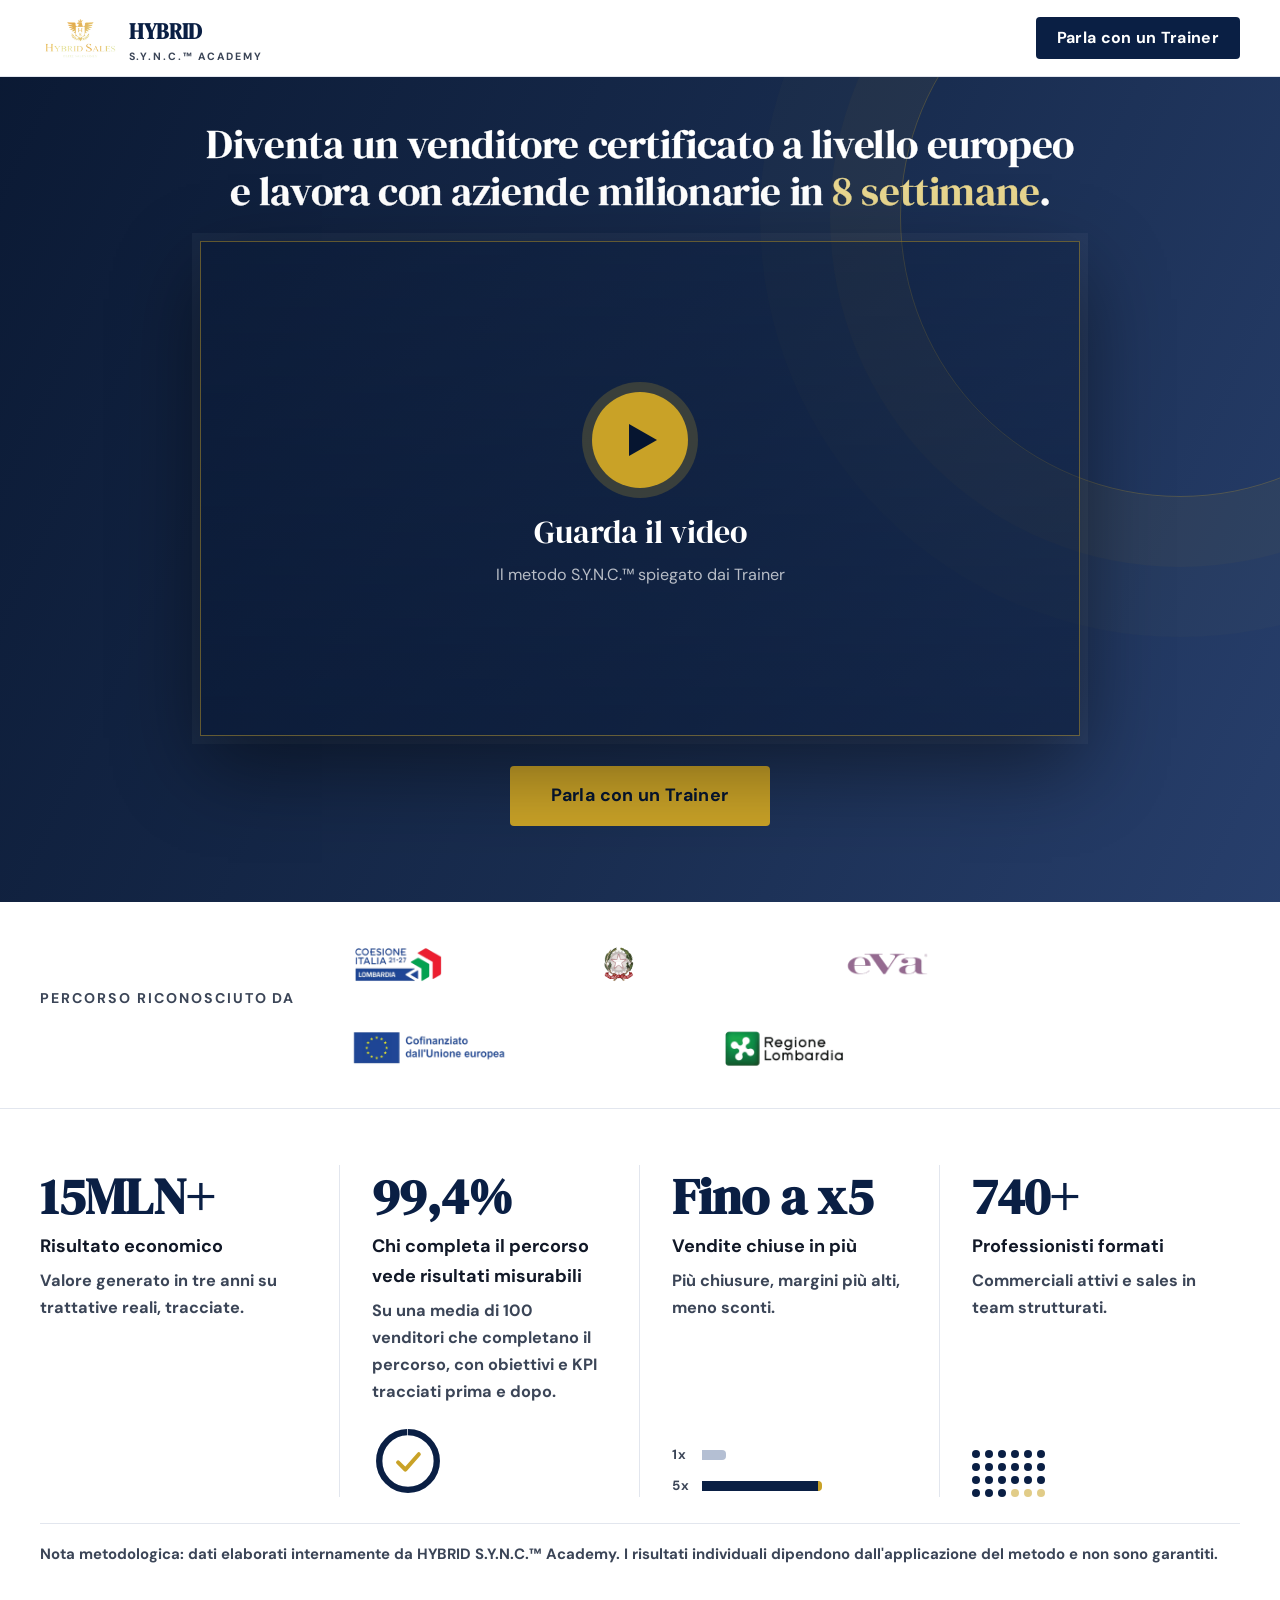
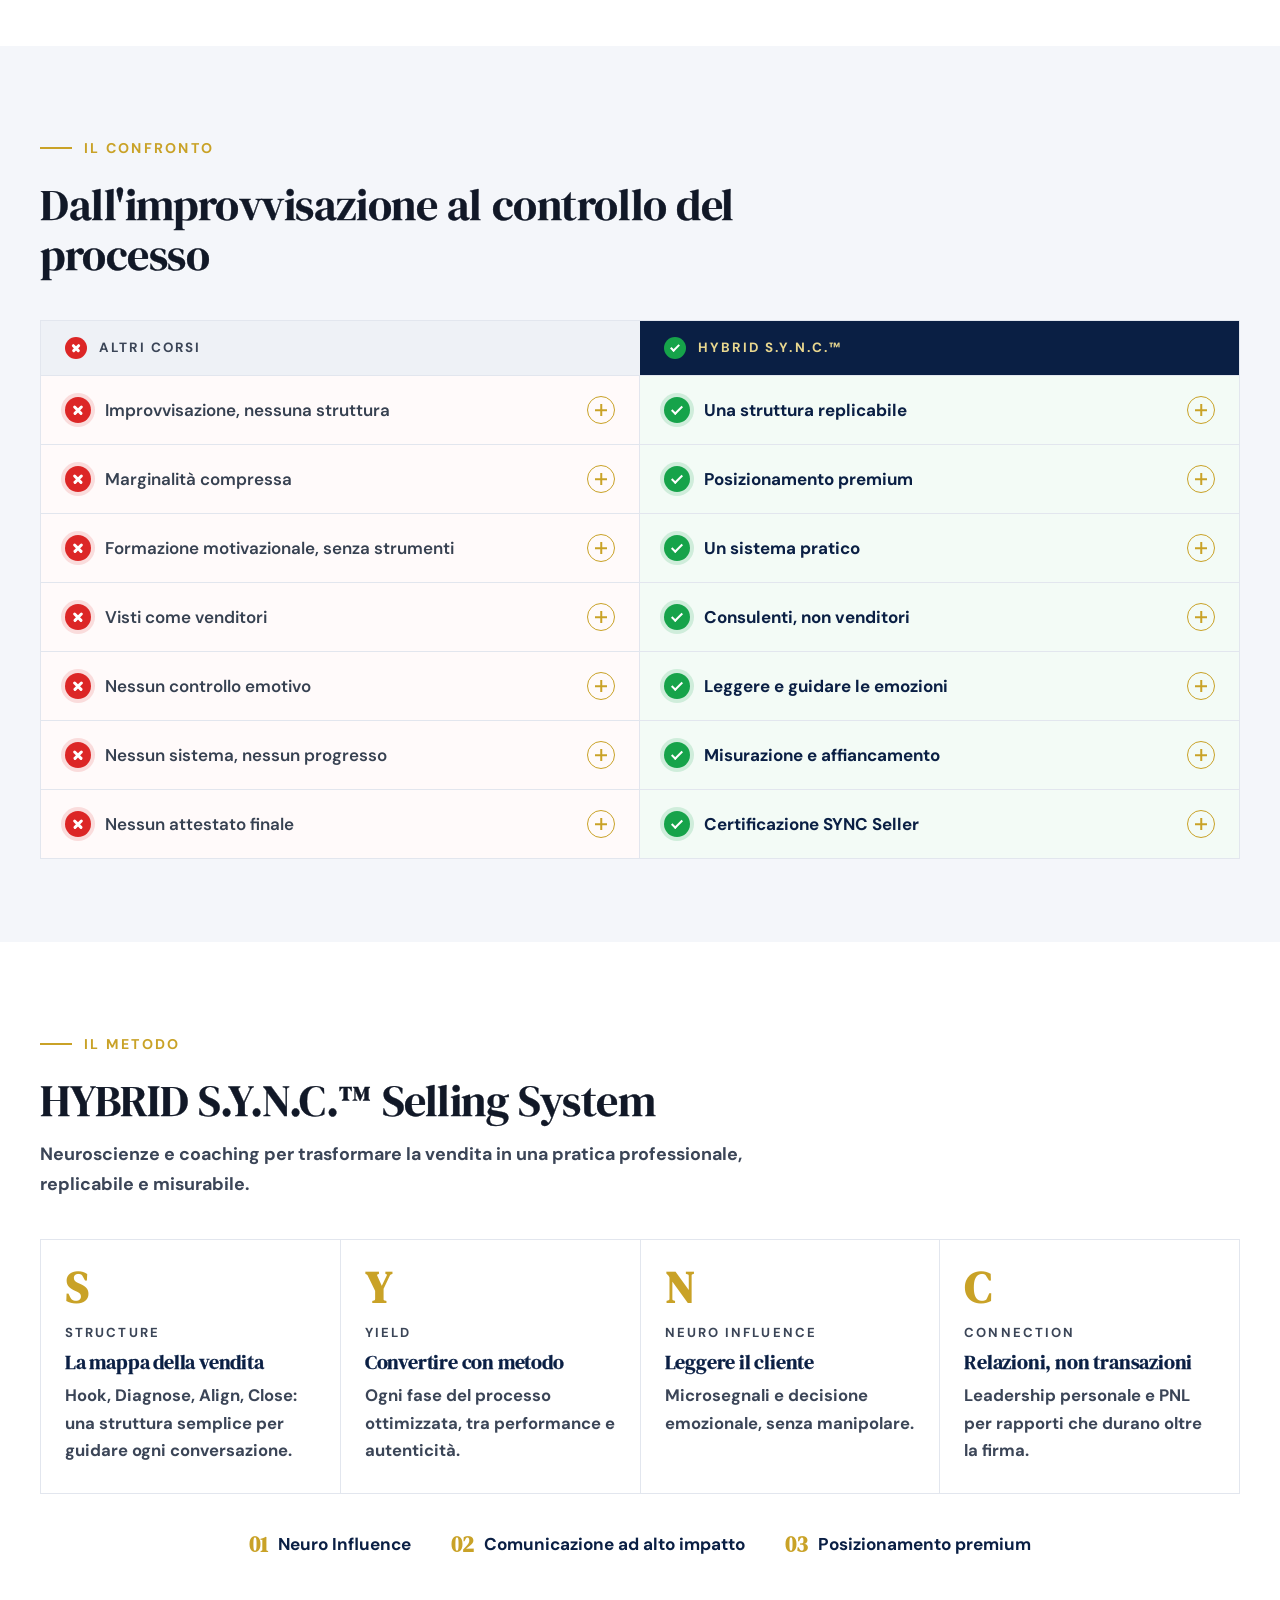
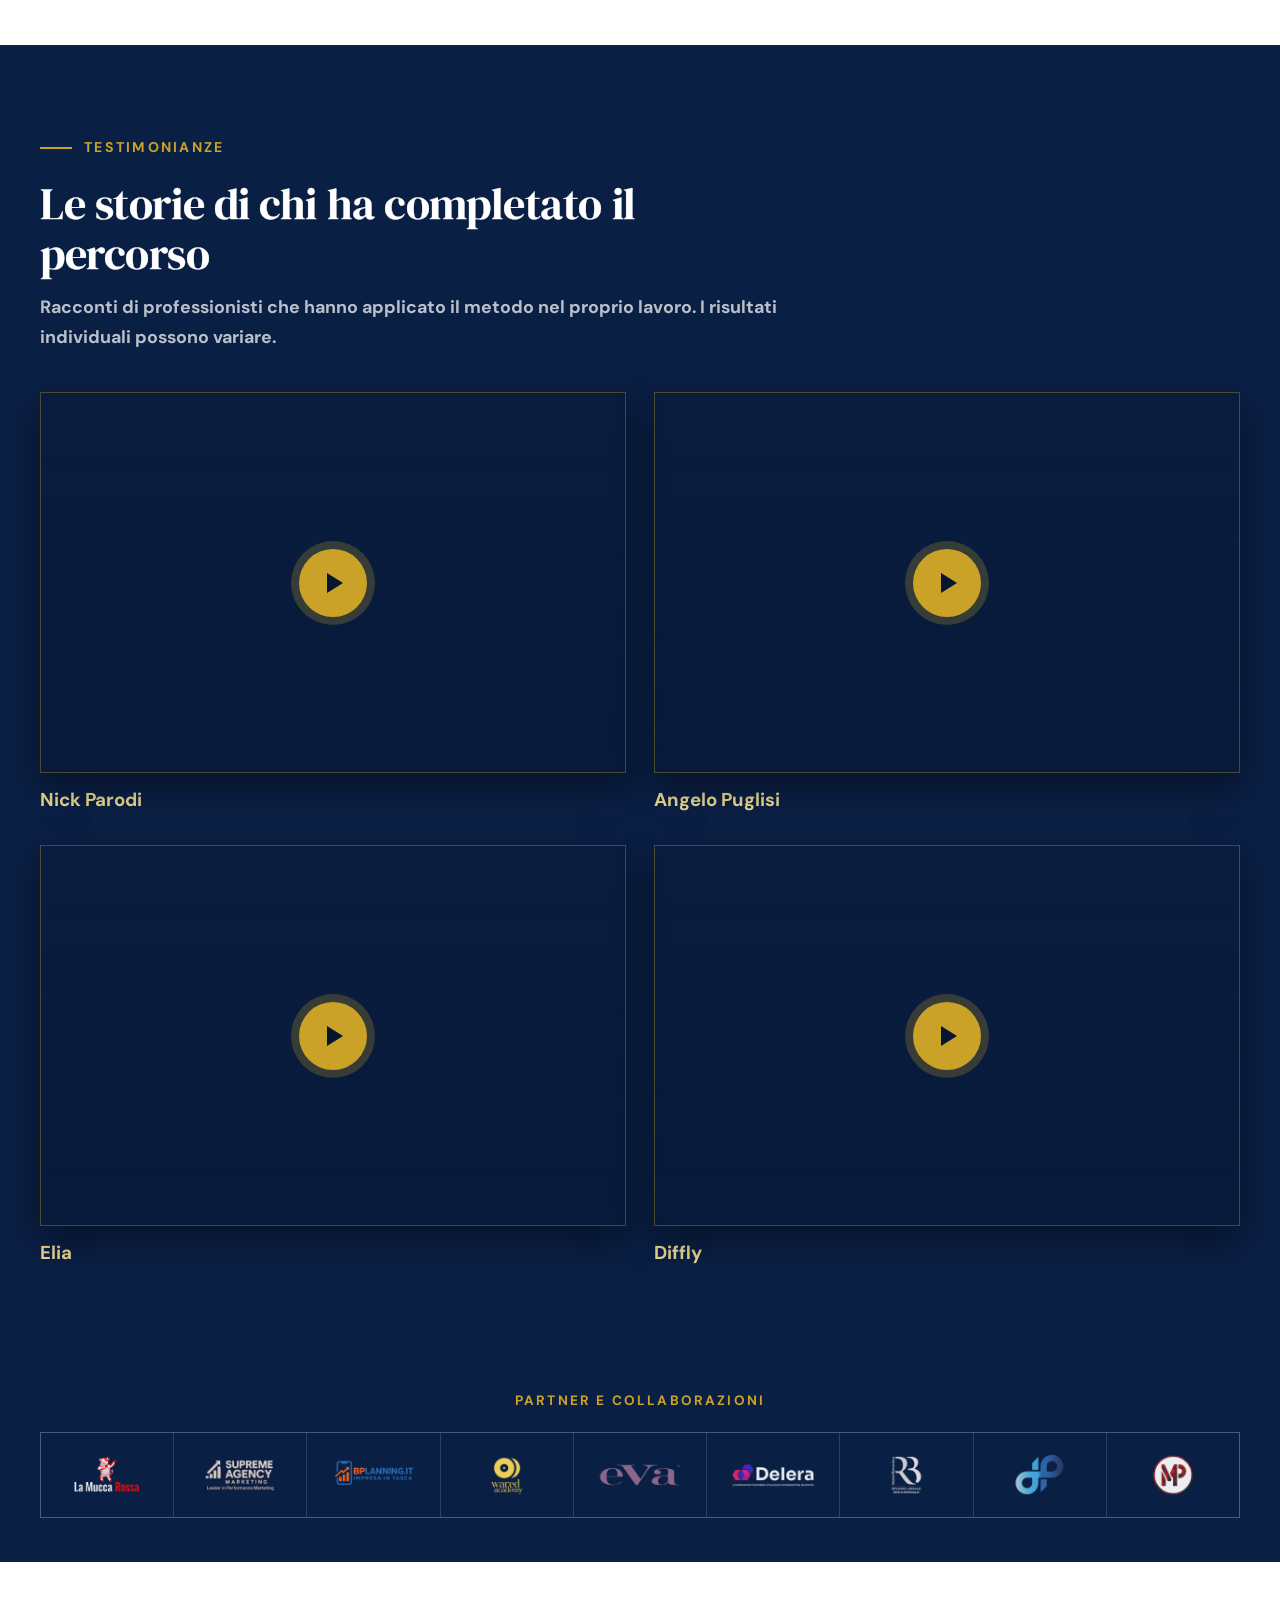
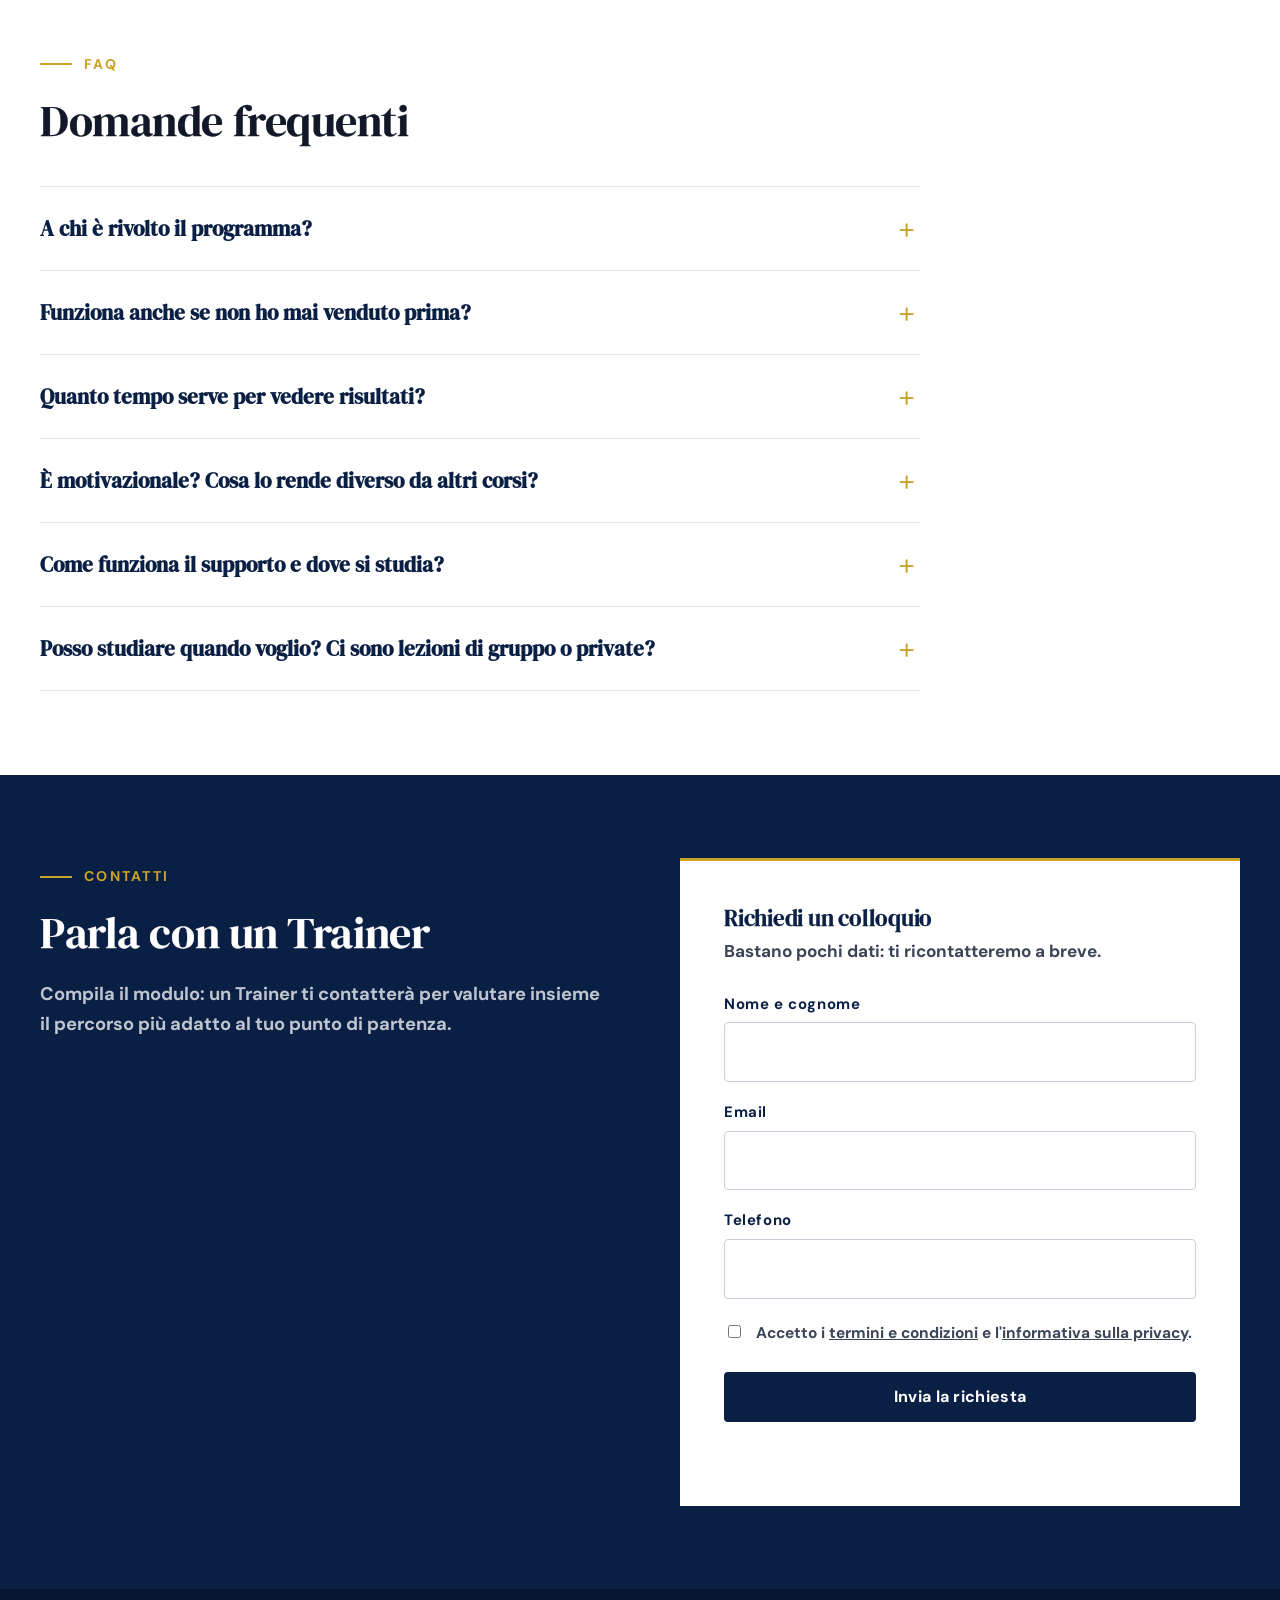
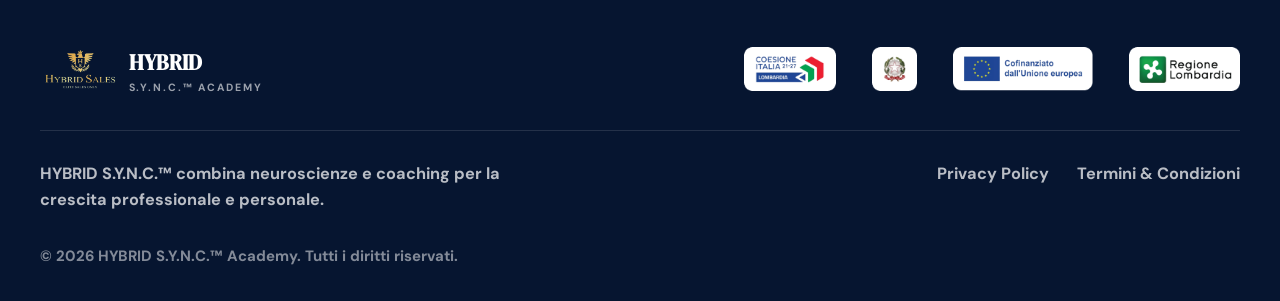
<file: index.html>
<!DOCTYPE html>
<html lang="it">
<head>
  <meta charset="utf-8">
  <meta name="viewport" content="width=device-width, initial-scale=1">
  <meta name="robots" content="noindex, nofollow">
  <title>HYBRID S.Y.N.C.™ Academy | Formazione commerciale per consulenti e professionisti</title>
  <meta name="description" content="Percorso di formazione di 8 settimane basato sul metodo S.Y.N.C.™: neuroscienze, comunicazione e posizionamento per professionisti della vendita consulenziale.">
  <link rel="preconnect" href="https://fonts.googleapis.com">
  <link rel="preconnect" href="https://fonts.gstatic.com" crossorigin>
  <link href="https://fonts.googleapis.com/css2?family=DM+Sans:wght@400;500;600;700&family=DM+Serif+Display&display=swap" rel="stylesheet">
  <link rel="stylesheet" href="style.css?v=20260921c">
</head>
<body>

<!-- ============ HEADER ============ -->
<header class="site-header">
  <div class="wrap">
    <a class="brand" href="#top" aria-label="HYBRID S.Y.N.C.™ Academy">
      <img src="assets/logo-hybrid.avif" alt="" width="42" height="42">
      <div><span>HYBRID</span><small>S.Y.N.C.™ Academy</small></div>
    </a>
    <a class="btn btn--navy header-cta" href="#contatti">Parla con un Trainer</a>
  </div>
</header>

<main id="top">

<!-- ============ HERO + VSL ============ -->
<section class="hero hero--vsl" id="academy">
  <div class="wrap">
    <h1>Diventa un venditore certificato a livello europeo e lavora con aziende milionarie in <em>8 settimane</em>.</h1>

    <!-- VSL: l'URL del video si imposta in videos.js -->
    <div class="vsl">
      <div class="vsl-frame" data-video="vsl">
        <button class="vsl-play" type="button" aria-label="Guarda il video">
          <span class="vsl-icon" aria-hidden="true"></span>
          <span class="vsl-label">Guarda il video</span>
          <span class="vsl-sub">Il metodo S.Y.N.C.™ spiegato dai Trainer</span>
        </button>
        <span class="vsl-tag">Spazio VSL · 16:9</span>
      </div>
    </div>

    <div class="hero-cta">
      <a class="btn btn--gold btn--lg" href="#contatti">Parla con un Trainer</a>
    </div>
  </div>
</section>

<!-- ============ FASCIA ISTITUZIONALE ============ -->
<!-- TODO: verificare con il bando la dicitura ufficiale da riportare accanto ai loghi
     (programma, asse, riferimenti di finanziamento) e aggiungere il logo dell'ente certificatore. -->
<section class="institutional" aria-label="Riconoscimenti istituzionali">
  <div class="wrap">
    <p class="institutional-label">Percorso riconosciuto da</p>
    <div class="logo-row">
      <img src="assets/logo-coesione-italia.png" alt="Coesione Italia 21-27 Lombardia">
      <img class="logo-emblem" src="assets/logo-repubblica-italiana.png" alt="Repubblica Italiana">
      <img src="assets/logo-eva.png" alt="Eva">
      <img src="assets/logo-ue-cofinanziato.png" alt="Cofinanziato dall'Unione europea">
      <img src="assets/logo-regione-lombardia.png" alt="Regione Lombardia">
    </div>
  </div>
</section>

<!-- ============ RISULTATI ============ -->
<section class="section section--tight" id="risultati">
  <div class="wrap">
    <div class="stats">
      <div class="stat">
        <div class="stat-value">15MLN+</div>
        <div class="stat-label">Risultato economico</div>
        <p>Valore generato in tre anni su trattative reali, tracciate.</p>
      </div>
      <div class="stat">
        <div class="stat-value">99,4%</div>
        <div class="stat-label">Chi completa il percorso vede risultati misurabili</div>
        <p>Su una media di 100 venditori che completano il percorso, con obiettivi e KPI tracciati prima e dopo.</p>
        <div class="stat-viz" aria-hidden="true">
          <svg class="viz-ring" viewBox="0 0 80 80" width="72" height="72">
            <circle fill="none" class="ring-track" cx="40" cy="40" r="32" transform="rotate(-90 40 40)"/>
            <circle fill="none" class="ring-fg" cx="40" cy="40" r="32" transform="rotate(-90 40 40)"/>
            <path fill="none" class="ring-check" d="M29 41.5 L37 49.5 L52 32.5"/>
          </svg>
        </div>
      </div>
      <div class="stat">
        <div class="stat-value">Fino a x5</div>
        <div class="stat-label">Vendite chiuse in più</div>
        <p>Più chiusure, margini più alti, meno sconti.</p>
        <div class="stat-viz" aria-hidden="true">
          <div class="viz-bars">
            <div class="vb-row"><span class="vb-l">1x</span><span class="vb-bar"><i class="vb-fill vb-fill--base"></i></span></div>
            <div class="vb-row"><span class="vb-l">5x</span><span class="vb-bar"><i class="vb-fill vb-fill--top"></i></span></div>
          </div>
        </div>
      </div>
      <div class="stat">
        <div class="stat-value">740+</div>
        <div class="stat-label">Professionisti formati</div>
        <p>Commerciali attivi e sales in team strutturati.</p>
        <div class="stat-viz" aria-hidden="true">
          <div class="viz-dots"><i></i><i></i><i></i><i></i><i></i><i></i><i></i><i></i><i></i><i></i><i></i><i></i><i></i><i></i><i></i><i></i><i></i><i></i><i></i><i></i><i></i><i></i><i></i><i></i></div>
        </div>
      </div>
    </div>
    <!-- TODO: verificare che "media di 100 venditori" e "fino a x5" siano documentabili; completare la nota con fonte e criteri (campione, periodo, definizione di "risultato misurabile": fatturato, appuntamenti, chiusure?). -->
    <p class="footnote">Nota metodologica: dati elaborati internamente da HYBRID S.Y.N.C.™ Academy. I risultati individuali dipendono dall'applicazione del metodo e non sono garantiti.</p>
  </div>
</section>

<!-- ============ CONFRONTO ============ -->
<section class="section section--alt" id="confronto">
  <div class="wrap">
    <div class="section-head">
      <span class="eyebrow">Il confronto</span>
      <h2>Dall'improvvisazione al controllo del processo</h2>
    </div>

    <div class="cmp" role="table" aria-label="Confronto tra il mercato e il metodo S.Y.N.C.™">
      <div class="cmp-head" role="row">
        <div role="columnheader" class="cmp-h cmp-h--no"><i class="cmp-mark cmp-mark--no" aria-hidden="true"></i>Altri corsi</div>
        <div role="columnheader" class="cmp-h cmp-h--yes"><i class="cmp-mark cmp-mark--yes" aria-hidden="true"></i>HYBRID S.Y.N.C.™</div>
      </div>

      <div class="cmp-row" role="row">
        <div class="cmp-cell" role="cell" data-label="Altri corsi">
          <button class="cmp-btn" type="button" aria-expanded="false"><i class="cmp-mark cmp-mark--no" aria-hidden="true"></i><span><b class="sr">Altri corsi: </b>Improvvisazione, nessuna struttura</span><i class="cmp-plus" aria-hidden="true"></i></button>
          <div class="cmp-more"><div><p>Senza un metodo replicabile ogni vendita dipende dall'improvvisazione: si chiude quando va bene, ma non si sa perché.</p></div></div>
        </div>
        <div class="cmp-cell cmp-cell--yes" role="cell" data-label="HYBRID S.Y.N.C.™">
          <button class="cmp-btn" type="button" aria-expanded="false"><i class="cmp-mark cmp-mark--yes" aria-hidden="true"></i><span><b class="sr">HYBRID: </b>Una struttura replicabile</span><i class="cmp-plus" aria-hidden="true"></i></button>
          <div class="cmp-more"><div><p>La mappa della vendita (Hook, Diagnose, Align, Close) guida ogni conversazione verso la chiusura in modo naturale, con un processo che si ripete e si migliora.</p></div></div>
        </div>
      </div>

      <div class="cmp-row" role="row">
        <div class="cmp-cell" role="cell" data-label="Altri corsi">
          <button class="cmp-btn" type="button" aria-expanded="false"><i class="cmp-mark cmp-mark--no" aria-hidden="true"></i><span><b class="sr">Altri corsi: </b>Marginalità compressa</span><i class="cmp-plus" aria-hidden="true"></i></button>
          <div class="cmp-more"><div><p>Senza metodo né posizionamento si vende al ribasso e il cliente detta il prezzo. Per molti il tetto resta sotto i 2.000 €/mese di commissioni reali.</p></div></div>
        </div>
        <div class="cmp-cell cmp-cell--yes" role="cell" data-label="HYBRID S.Y.N.C.™">
          <button class="cmp-btn" type="button" aria-expanded="false"><i class="cmp-mark cmp-mark--yes" aria-hidden="true"></i><span><b class="sr">HYBRID: </b>Posizionamento premium</span><i class="cmp-plus" aria-hidden="true"></i></button>
          <div class="cmp-more"><div><p>Il valore viene compreso prima del prezzo: si alzano i prezzi, si scelgono i clienti e si aumentano i guadagni senza aumentare le ore di lavoro.</p></div></div>
        </div>
      </div>

      <div class="cmp-row" role="row">
        <div class="cmp-cell" role="cell" data-label="Altri corsi">
          <button class="cmp-btn" type="button" aria-expanded="false"><i class="cmp-mark cmp-mark--no" aria-hidden="true"></i><span><b class="sr">Altri corsi: </b>Formazione motivazionale, senza strumenti</span><i class="cmp-plus" aria-hidden="true"></i></button>
          <div class="cmp-more"><div><p>Tanta carica, poca sostanza: si esce ispirati, ma senza strumenti concreti da usare nelle trattative.</p></div></div>
        </div>
        <div class="cmp-cell cmp-cell--yes" role="cell" data-label="HYBRID S.Y.N.C.™">
          <button class="cmp-btn" type="button" aria-expanded="false"><i class="cmp-mark cmp-mark--yes" aria-hidden="true"></i><span><b class="sr">HYBRID: </b>Un sistema pratico</span><i class="cmp-plus" aria-hidden="true"></i></button>
          <div class="cmp-more"><div><p>Psicologia, neuroscienze, comunicazione e procedure applicate alla vendita reale. Non è motivazione da palco: sono azioni, struttura e ripetibilità, applicabili dal primo giorno.</p></div></div>
        </div>
      </div>

      <div class="cmp-row" role="row">
        <div class="cmp-cell" role="cell" data-label="Altri corsi">
          <button class="cmp-btn" type="button" aria-expanded="false"><i class="cmp-mark cmp-mark--no" aria-hidden="true"></i><span><b class="sr">Altri corsi: </b>Visti come venditori</span><i class="cmp-plus" aria-hidden="true"></i></button>
          <div class="cmp-more"><div><p>I clienti alzano barriere appena si parla, perché percepiscono che si vuole chiudere e non aiutare.</p></div></div>
        </div>
        <div class="cmp-cell cmp-cell--yes" role="cell" data-label="HYBRID S.Y.N.C.™">
          <button class="cmp-btn" type="button" aria-expanded="false"><i class="cmp-mark cmp-mark--yes" aria-hidden="true"></i><span><b class="sr">HYBRID: </b>Consulenti, non venditori</span><i class="cmp-plus" aria-hidden="true"></i></button>
          <div class="cmp-more"><div><p>Ci si posiziona come partner strategico: il cliente non si sente "chiuso", ma trova un professionista con cui affrontare le difficoltà e crescere nel business.</p></div></div>
        </div>
      </div>

      <div class="cmp-row" role="row">
        <div class="cmp-cell" role="cell" data-label="Altri corsi">
          <button class="cmp-btn" type="button" aria-expanded="false"><i class="cmp-mark cmp-mark--no" aria-hidden="true"></i><span><b class="sr">Altri corsi: </b>Nessun controllo emotivo</span><i class="cmp-plus" aria-hidden="true"></i></button>
          <div class="cmp-more"><div><p>Ansia, fretta, paura del "no": ogni obiezione diventa un muro insormontabile.</p></div></div>
        </div>
        <div class="cmp-cell cmp-cell--yes" role="cell" data-label="HYBRID S.Y.N.C.™">
          <button class="cmp-btn" type="button" aria-expanded="false"><i class="cmp-mark cmp-mark--yes" aria-hidden="true"></i><span><b class="sr">HYBRID: </b>Leggere e guidare le emozioni</span><i class="cmp-plus" aria-hidden="true"></i></button>
          <div class="cmp-more"><div><p>Con la Neuro Influence si imparano microsegnali e stati emotivi del cliente, e ogni obiezione diventa un'occasione per far avanzare la trattativa, con meno ansia da call.</p></div></div>
        </div>
      </div>

      <div class="cmp-row" role="row">
        <div class="cmp-cell" role="cell" data-label="Altri corsi">
          <button class="cmp-btn" type="button" aria-expanded="false"><i class="cmp-mark cmp-mark--no" aria-hidden="true"></i><span><b class="sr">Altri corsi: </b>Nessun sistema, nessun progresso</span><i class="cmp-plus" aria-hidden="true"></i></button>
          <div class="cmp-more"><div><p>Senza numeri e senza feedback non si sa cosa migliorare: tanti tentativi, ma si resta fermi.</p></div></div>
        </div>
        <div class="cmp-cell cmp-cell--yes" role="cell" data-label="HYBRID S.Y.N.C.™">
          <button class="cmp-btn" type="button" aria-expanded="false"><i class="cmp-mark cmp-mark--yes" aria-hidden="true"></i><span><b class="sr">HYBRID: </b>Misurazione e affiancamento</span><i class="cmp-plus" aria-hidden="true"></i></button>
          <div class="cmp-more"><div><p>Analisi pratiche di call, script e strategie, lezioni di gruppo e sessioni private (in base al pacchetto) e la community HYBRID Club. I risultati diventano misurabili su conversioni e ticket medio.</p></div></div>
        </div>
      </div>

      <div class="cmp-row" role="row">
        <div class="cmp-cell" role="cell" data-label="Altri corsi">
          <button class="cmp-btn" type="button" aria-expanded="false"><i class="cmp-mark cmp-mark--no" aria-hidden="true"></i><span><b class="sr">Altri corsi: </b>Nessun attestato finale</span><i class="cmp-plus" aria-hidden="true"></i></button>
          <div class="cmp-more"><div><p>Spesso a fine corso non resta nulla da mostrare a clienti e aziende che dimostri le competenze acquisite.</p></div></div>
        </div>
        <div class="cmp-cell cmp-cell--yes" role="cell" data-label="HYBRID S.Y.N.C.™">
          <button class="cmp-btn" type="button" aria-expanded="false"><i class="cmp-mark cmp-mark--yes" aria-hidden="true"></i><span><b class="sr">HYBRID: </b>Certificazione SYNC Seller</span><i class="cmp-plus" aria-hidden="true"></i></button>
          <div class="cmp-more"><div><p>A conclusione del percorso è previsto un attestato che formalizza le competenze acquisite (in base al pacchetto scelto).</p></div></div>
        </div>
      </div>
    </div>
  </div>
</section>

<!-- ============ METODO ============ -->
<section class="section" id="metodo">
  <div class="wrap">
    <div class="section-head">
      <span class="eyebrow">Il metodo</span>
      <h2>HYBRID S.Y.N.C.™ Selling System</h2>
      <p>Neuroscienze e coaching per trasformare la vendita in una pratica professionale, replicabile e misurabile.</p>
    </div>

    <div class="pillars">
      <article class="pillar">
        <div class="pillar-letter">S</div>
        <div class="pillar-tag">Structure</div>
        <h3>La mappa della vendita</h3>
        <p>Hook, Diagnose, Align, Close: una struttura semplice per guidare ogni conversazione.</p>
      </article>
      <article class="pillar">
        <div class="pillar-letter">Y</div>
        <div class="pillar-tag">Yield</div>
        <h3>Convertire con metodo</h3>
        <p>Ogni fase del processo ottimizzata, tra performance e autenticità.</p>
      </article>
      <article class="pillar">
        <div class="pillar-letter">N</div>
        <div class="pillar-tag">Neuro Influence</div>
        <h3>Leggere il cliente</h3>
        <p>Microsegnali e decisione emozionale, senza manipolare.</p>
      </article>
      <article class="pillar">
        <div class="pillar-letter">C</div>
        <div class="pillar-tag">Connection</div>
        <h3>Relazioni, non transazioni</h3>
        <p>Leadership personale e PNL per rapporti che durano oltre la firma.</p>
      </article>
    </div>

    <ol class="steps" aria-label="Il percorso in 8 settimane">
      <li><span>01</span> Neuro Influence</li>
      <li><span>02</span> Comunicazione ad alto impatto</li>
      <li><span>03</span> Posizionamento premium</li>
    </ol>
  </div>
</section>

<!-- ============ TESTIMONIANZE VIDEO ============ -->
<!-- Gli URL dei video si impostano in videos.js (testimonianze: 1-4, nell'ordine). -->
<section class="section section--navy" id="testimonianze">
  <div class="wrap">
    <div class="section-head">
      <span class="eyebrow">Testimonianze</span>
      <h2>Le storie di chi ha completato il percorso</h2>
      <p>Racconti di professionisti che hanno applicato il metodo nel proprio lavoro. I risultati individuali possono variare.</p>
    </div>

    <div class="tgrid">
      <article class="tcard">
        <div class="vsl-frame vsl-frame--t" data-video="t0">
          <button class="vsl-play" type="button" aria-label="Guarda la testimonianza di Nick Parodi"><span class="vsl-icon" aria-hidden="true"></span></button>
        </div>
        <p class="tcard-name"><strong>Nick Parodi</strong></p>
      </article>
      <article class="tcard">
        <div class="vsl-frame vsl-frame--t" data-video="t1">
          <button class="vsl-play" type="button" aria-label="Guarda la testimonianza di Angelo Puglisi"><span class="vsl-icon" aria-hidden="true"></span></button>
        </div>
        <p class="tcard-name"><strong>Angelo Puglisi</strong></p>
      </article>
      <article class="tcard">
        <div class="vsl-frame vsl-frame--t" data-video="t2">
          <button class="vsl-play" type="button" aria-label="Guarda la testimonianza di Elia"><span class="vsl-icon" aria-hidden="true"></span></button>
        </div>
        <p class="tcard-name"><strong>Elia</strong></p>
      </article>
      <article class="tcard">
        <div class="vsl-frame vsl-frame--t" data-video="t3">
          <button class="vsl-play" type="button" aria-label="Guarda la testimonianza di Diffly"><span class="vsl-icon" aria-hidden="true"></span></button>
        </div>
        <p class="tcard-name"><strong>Diffly</strong></p>
      </article>
    </div>
    <!-- TODO: aggiungere per ogni testimonianza ruolo/città e una frase breve, se disponibili e autorizzati. -->
  </div>
</section>

<!-- ============ PARTNER ============ -->
<!-- TODO: confermare la ragione sociale dei tre loghi RB / dP / MP. -->
<section class="partners-band" id="partner" aria-label="Partner e collaborazioni">
  <div class="wrap">
    <p class="partners-title">Partner e collaborazioni</p>
    <div class="partners">
      <div class="partner"><img src="assets/partner-mucca-rossa.png" alt="La Mucca Rossa"></div>
      <div class="partner"><img src="assets/partner-supreme-agency.png" alt="Supreme Agency Marketing"></div>
      <div class="partner"><img src="assets/partner-bplanning.png" alt="BPlanning.it"></div>
      <div class="partner"><img src="assets/partner-wared-academy.png" alt="Wared Academy"></div>
      <div class="partner"><img src="assets/partner-eva.png" alt="Eva"></div>
      <div class="partner"><img src="assets/partner-delera.png" alt="Delera"></div>
      <div class="partner"><img src="assets/partner-rb-studio-legale.png" alt="Studio legale commerciale (RB)"></div>
      <div class="partner"><img src="assets/partner-dp.png" alt="Partner (monogramma dP)"></div>
      <div class="partner"><img src="assets/partner-mp.png" alt="Partner (monogramma MP)"></div>
    </div>
  </div>
</section>

<!-- ============ FAQ ============ -->
<section class="section" id="faq">
  <div class="wrap">
    <div class="section-head">
      <span class="eyebrow">FAQ</span>
      <h2>Domande frequenti</h2>
    </div>

    <div class="faq">
      <details>
        <summary>A chi è rivolto il programma?</summary>
        <div class="answer"><p>A chi vuole vendere con metodo, autorevolezza e controllo: consulenti, professionisti, commerciali, imprenditori, team sales e anche chi parte da zero. È ideale per superare l'improvvisazione e costruire un processo replicabile per gestire trattative, obiezioni e chiusure in modo naturale ed etico.</p></div>
      </details>
      <details>
        <summary>Funziona anche se non ho mai venduto prima?</summary>
        <div class="answer"><p>Sì. Il percorso accompagna passo dopo passo: si parte da mindset, comunicazione e struttura della call, per arrivare a negoziazione, posizionamento premium e closing. Chi è all'inizio ottiene fondamenta solide; chi è già operativo standardizza e alza il livello.</p></div>
      </details>
      <details>
        <summary>Quanto tempo serve per vedere risultati?</summary>
        <div class="answer">
          <p>Dipende dall'applicazione, ma i primi cambiamenti arrivano in genere presto:</p>
          <ul>
            <li>Subito: più sicurezza e chiarezza, meno ansia da call.</li>
            <li>1–3 settimane: miglioramento concreto su script, gestione delle obiezioni e follow-up.</li>
            <li>30–90 giorni: risultati misurabili su conversioni e ticket medio.</li>
          </ul>
        </div>
      </details>
      <details>
        <summary>È motivazionale? Cosa lo rende diverso da altri corsi?</summary>
        <div class="answer">
          <p>No: non è motivazione “da palco” né una raccolta di trucchi e frasi fatte. È un sistema pratico che applica psicologia, neuroscienze, comunicazione e procedure alla vendita reale. Si impara a:</p>
          <ul>
            <li>comprendere rapidamente il cliente e i suoi driver decisionali;</li>
            <li>guidare la conversazione senza spingere, con un closing ad alta fiducia;</li>
            <li>posizionarsi come consulente premium e non come venditore;</li>
            <li>replicare le performance con un metodo chiaro, non con il talento del momento.</li>
          </ul>
        </div>
      </details>
      <details>
        <summary>Come funziona il supporto e dove si studia?</summary>
        <div class="answer">
          <p>Lo studio avviene in una piattaforma interna semplice e intuitiva, con contenuti sempre disponibili e ordinati per percorso. Il supporto è continuativo:</p>
          <ul>
            <li>HYBRID Club, community riservata per confronto, domande e casi reali;</li>
            <li>assistenza dedicata via email e WhatsApp, e Customer Care per calendario e accessi;</li>
            <li>trainer e mentor che seguono l'evoluzione del percorso.</li>
          </ul>
        </div>
      </details>
      <details>
        <summary>Posso studiare quando voglio? Ci sono lezioni di gruppo o private?</summary>
        <div class="answer">
          <p>La formazione on-demand permette di adattare il percorso ai propri tempi, anche a chi lavora già o ha clienti attivi: moduli chiari, contenuti applicabili subito, zero dispersione. In base al pacchetto sono inoltre disponibili:</p>
          <ul>
            <li>lezioni di gruppo per allenarsi su casi reali;</li>
            <li>sessioni private 1:1 su trattative, blocchi o obiettivi specifici;</li>
            <li>analisi pratiche di call, script e strategie.</li>
          </ul>
        </div>
      </details>
    </div>
  </div>
</section>

<!-- ============ CONTATTI ============ -->
<section class="section section--navy contact" id="contatti">
  <div class="wrap">
    <div class="contact-copy">
      <span class="eyebrow">Contatti</span>
      <h2>Parla con un Trainer</h2>
      <p>Compila il modulo: un Trainer ti contatterà per valutare insieme il percorso più adatto al tuo punto di partenza.</p>
    </div>

    <div class="form-card">
      <h3>Richiedi un colloquio</h3>
      <p>Bastano pochi dati: ti ricontatteremo a breve.</p>
      <!-- TODO: collegare il modulo a GoHighLevel (embed del form o webhook) al posto del gestore di prova in script.js -->
      <form id="contact-form" novalidate>
        <div class="field"><label for="nome">Nome e cognome</label><input type="text" id="nome" name="nome" autocomplete="name" required></div>
        <div class="field"><label for="email">Email</label><input type="email" id="email" name="email" autocomplete="email" required></div>
        <div class="field"><label for="telefono">Telefono</label><input type="tel" id="telefono" name="telefono" autocomplete="tel" required></div>
        <label class="consent"><input type="checkbox" name="consenso" required><span>Accetto i <a href="termini-condizioni.html">termini e condizioni</a> e l'<a href="privacy-policy.html">informativa sulla privacy</a>.</span></label>
        <button class="btn btn--navy" type="submit">Invia la richiesta</button>
        <div class="form-status" role="status" aria-live="polite"></div>
      </form>
    </div>
  </div>
</section>

</main>

<!-- ============ FOOTER ============ -->
<footer class="site-footer">
  <div class="wrap">
    <div class="footer-top">
      <a class="brand" href="#top" style="color:#fff">
        <img src="assets/logo-hybrid.avif" alt="" width="42" height="42">
        <div><span style="color:#fff">HYBRID</span><small style="color:rgba(255,255,255,.6)">S.Y.N.C.™ Academy</small></div>
      </a>
      <div class="logo-row" aria-label="Riconoscimenti istituzionali">
        <img src="assets/logo-coesione-italia.png" alt="Coesione Italia 21-27 Lombardia">
        <img src="assets/logo-repubblica-italiana.png" alt="Repubblica Italiana">
        <img src="assets/logo-ue-cofinanziato.png" alt="Cofinanziato dall'Unione europea">
        <img src="assets/logo-regione-lombardia.png" alt="Regione Lombardia">
      </div>
    </div>
    <div class="footer-mid">
      <p>HYBRID S.Y.N.C.™ combina neuroscienze e coaching per la crescita professionale e personale.</p>
      <nav class="footer-links" aria-label="Link">
        <a href="privacy-policy.html">Privacy Policy</a>
        <a href="termini-condizioni.html">Termini &amp; Condizioni</a>
      </nav>
    </div>
    <!-- TODO: aggiungere ragione sociale, sede legale e P.IVA della società titolare (obbligo per i siti commerciali). -->
    <div class="footer-bottom">© 2026 HYBRID S.Y.N.C.™ Academy. Tutti i diritti riservati.</div>
  </div>
</footer>

<div class="sticky-cta" id="sticky-cta"><a class="btn btn--gold" href="#contatti">Parla con un Trainer</a></div>

<script src="videos.js?v=20260921c"></script>
<script src="script.js?v=20260921c"></script>
</body>
</html>
</file>
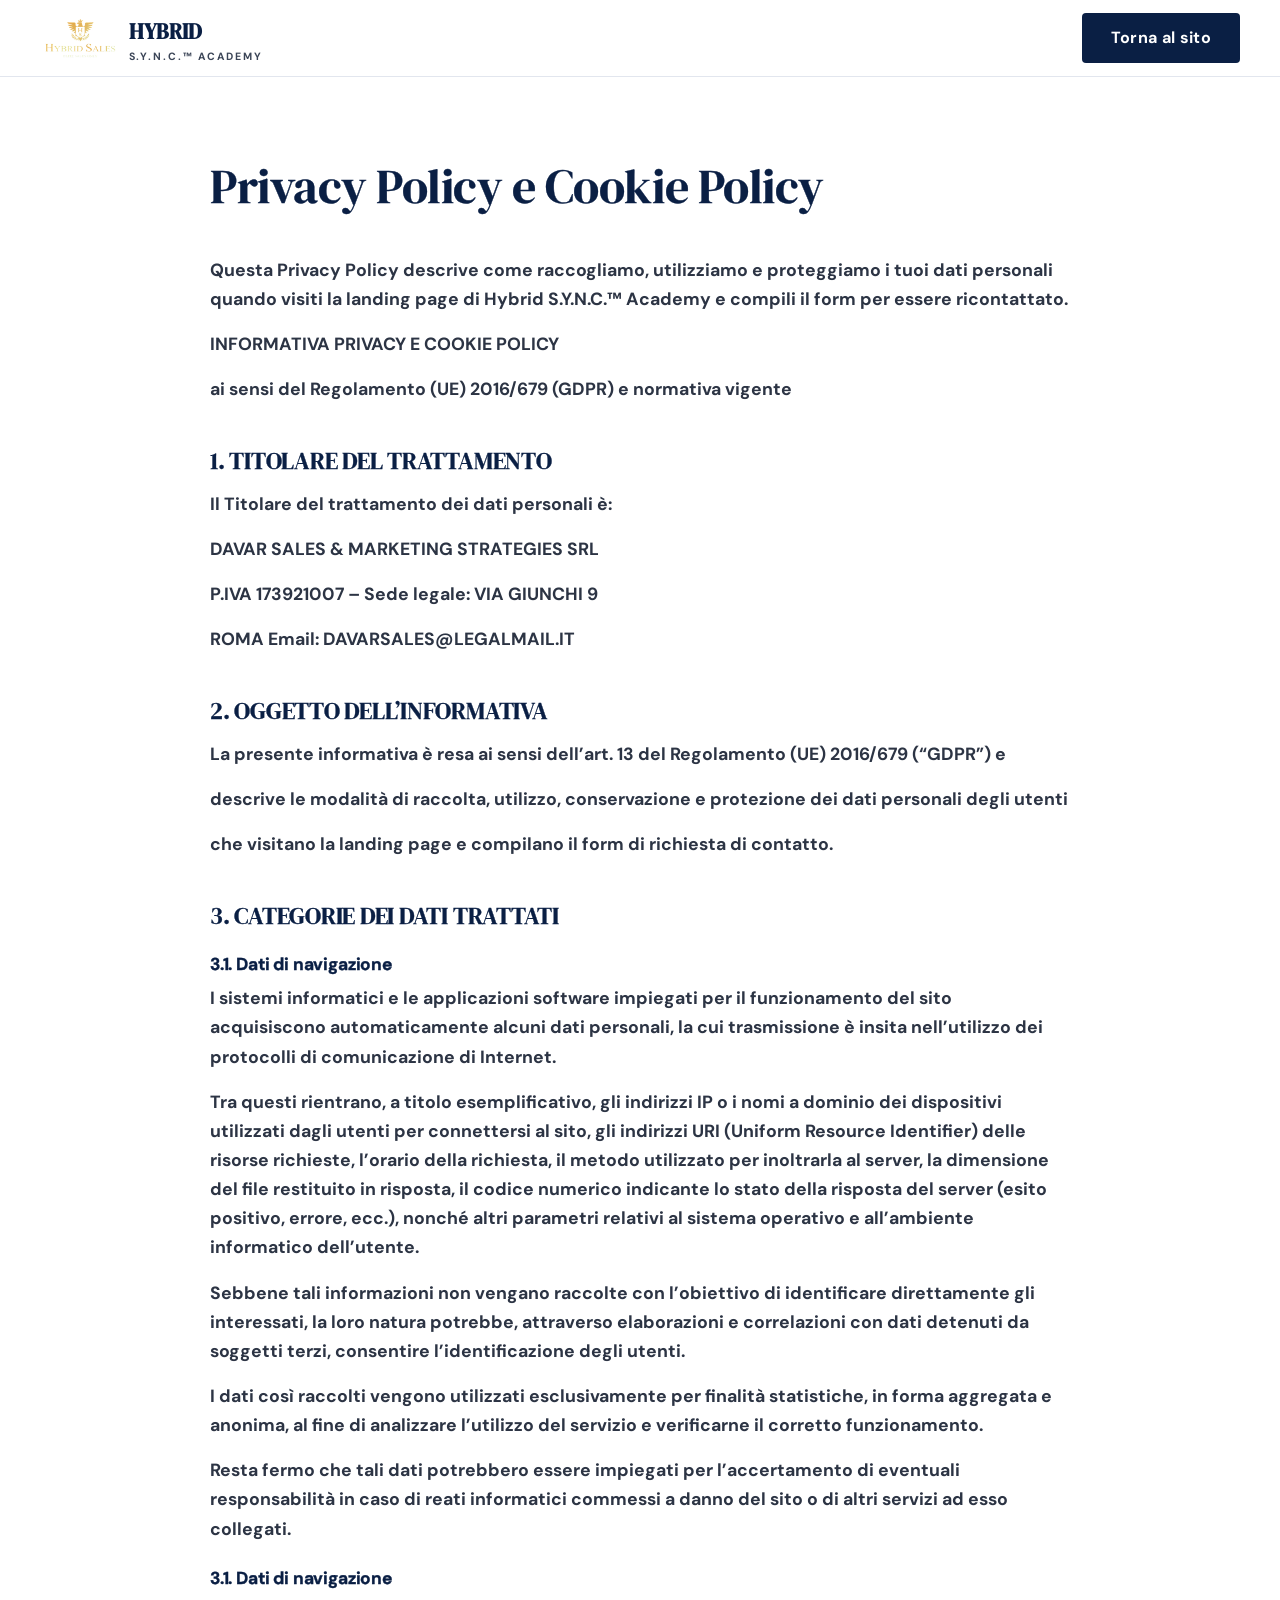
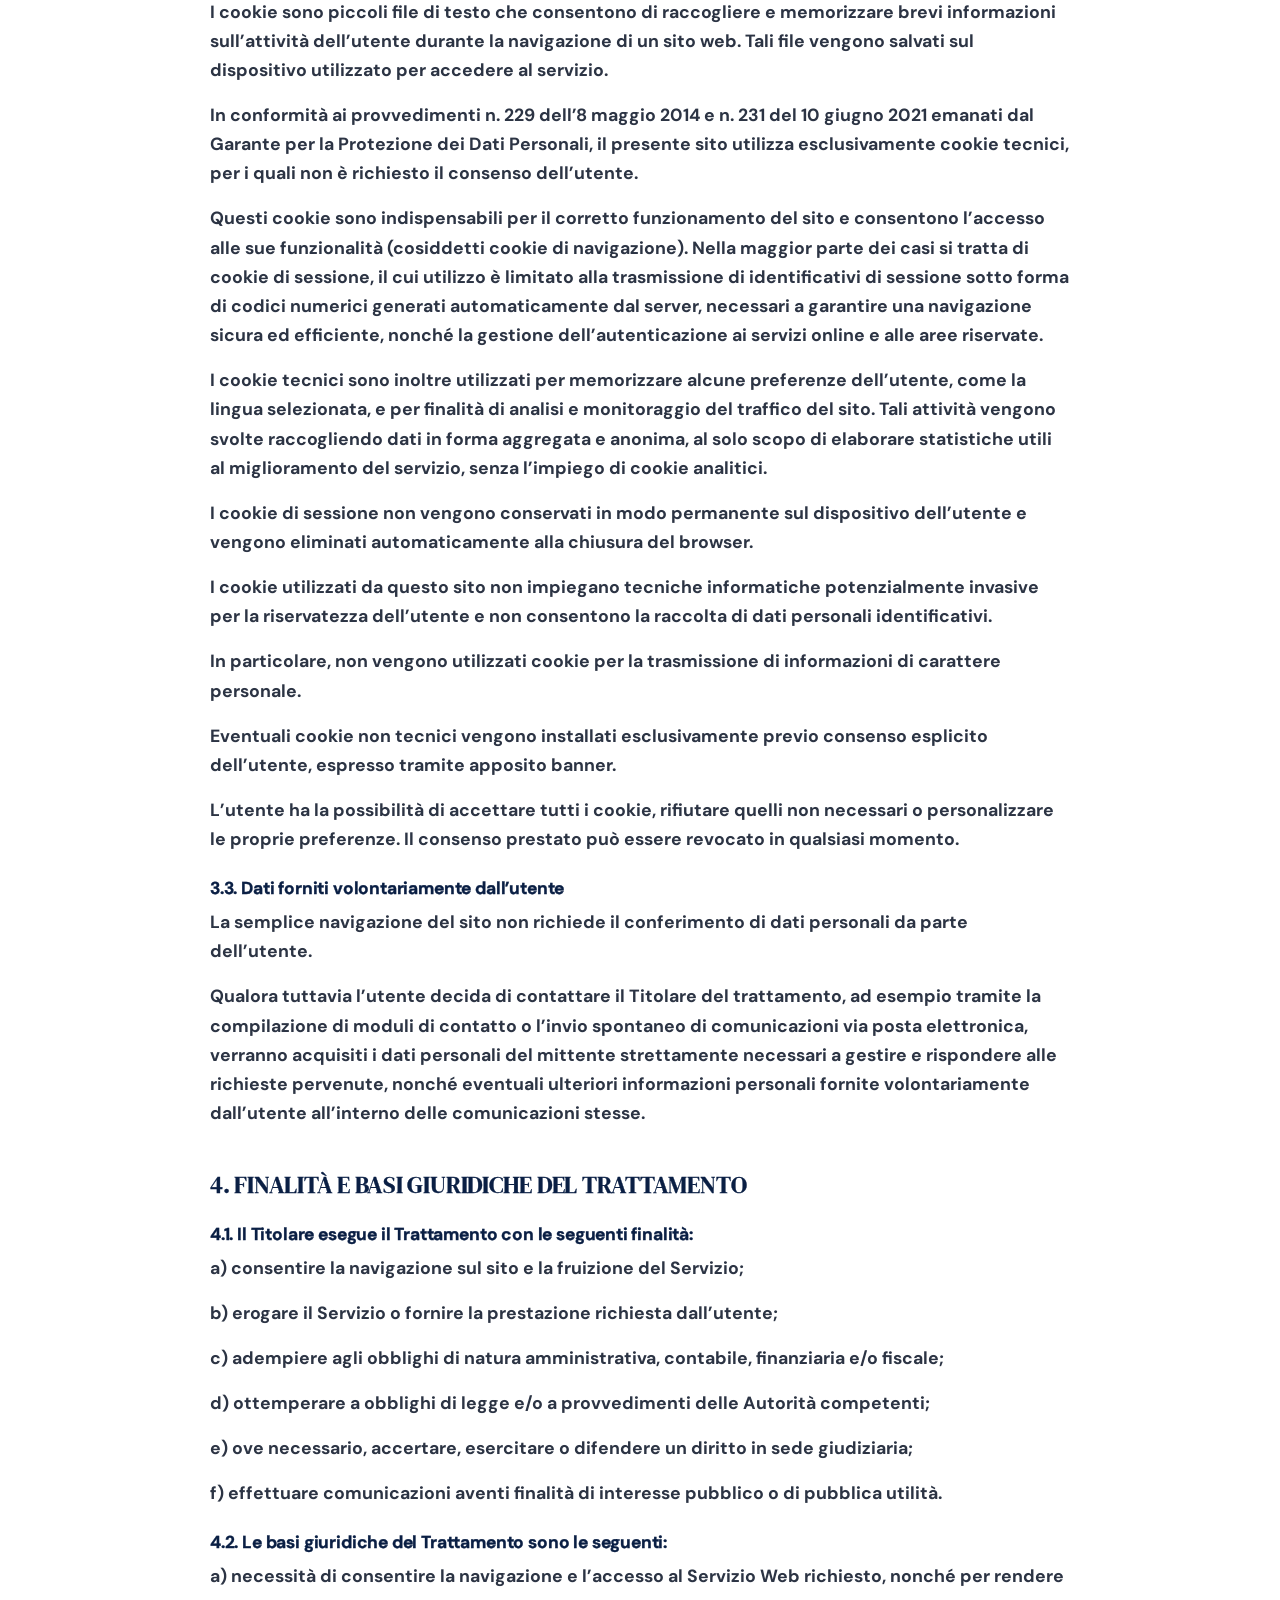
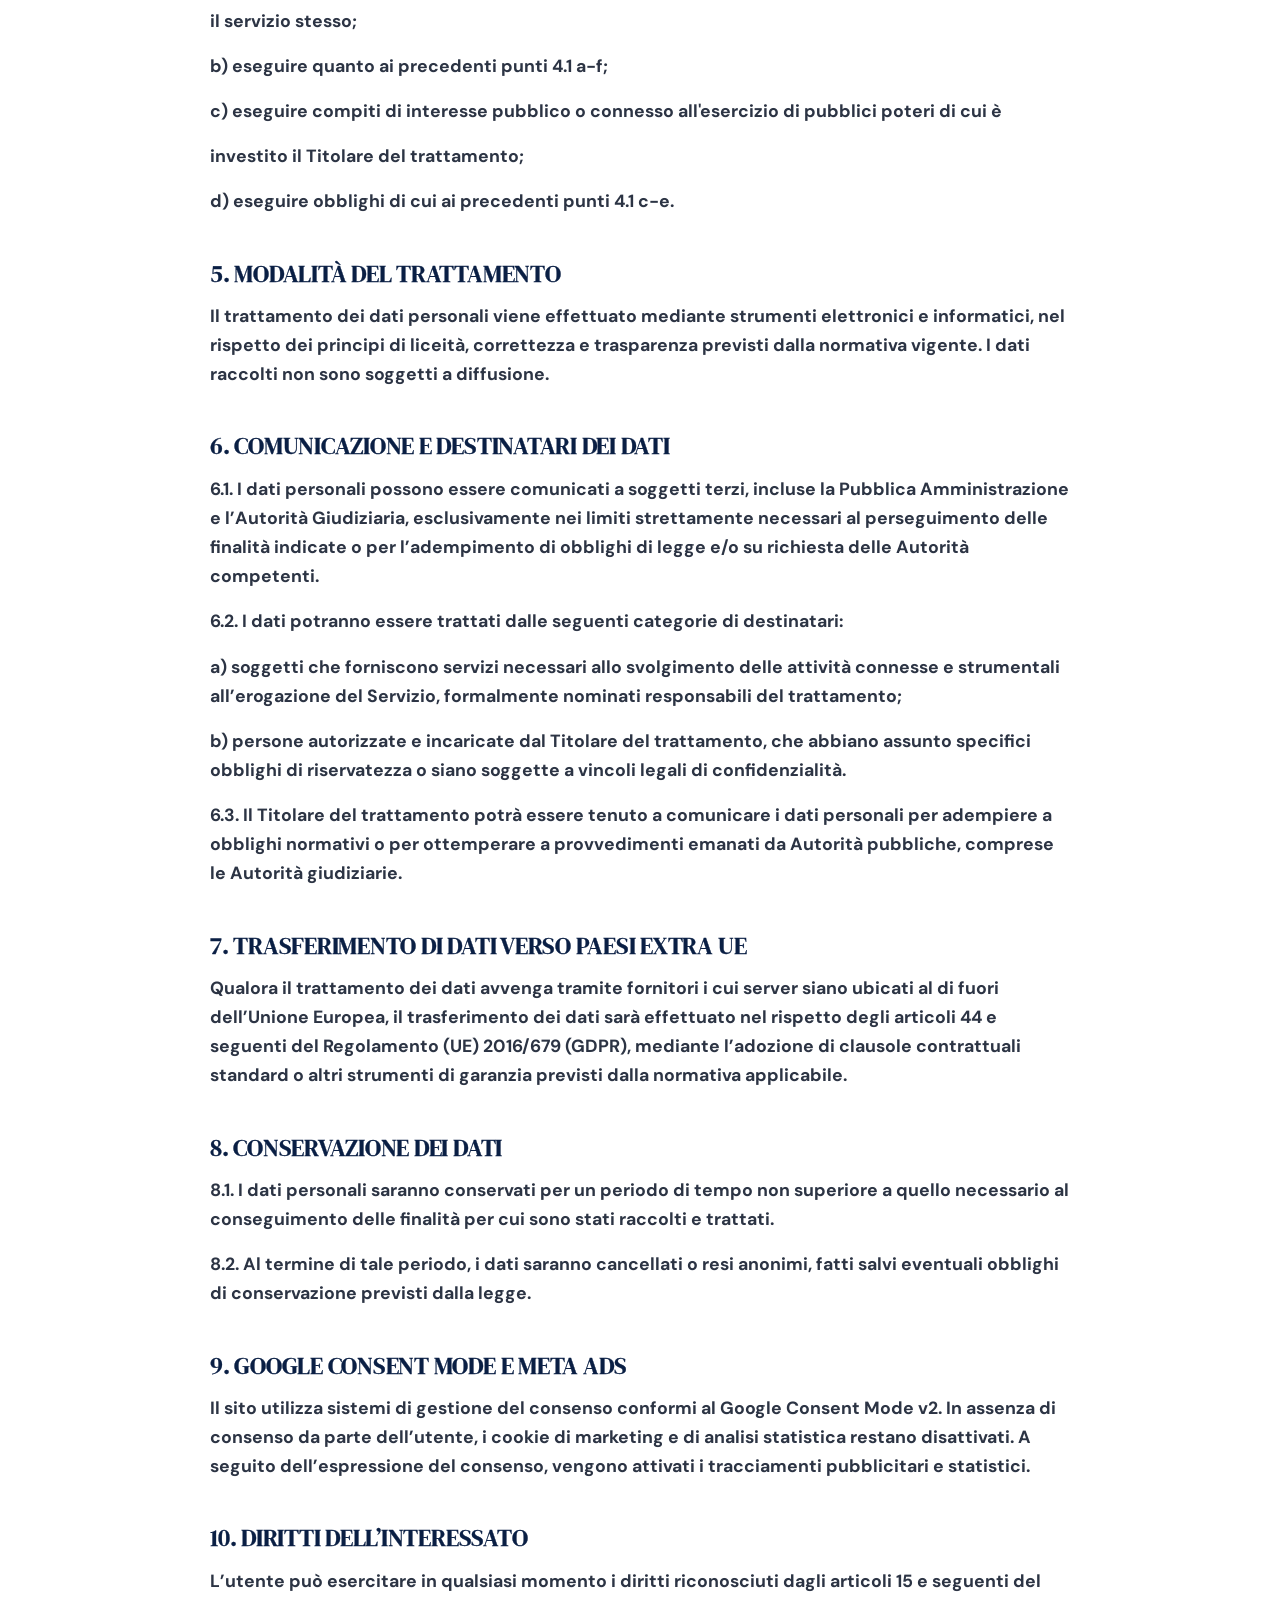
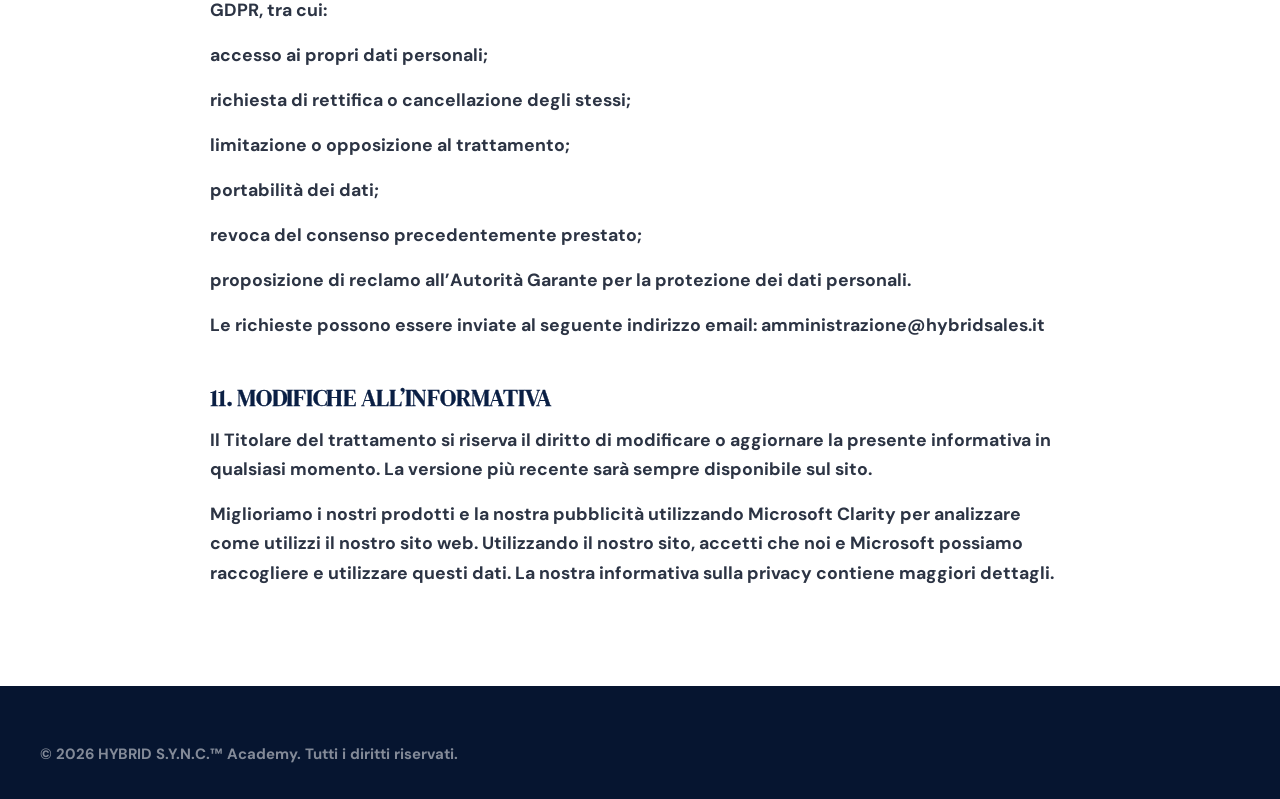
<file: privacy-policy.html>
<!DOCTYPE html>
<html lang="it"><head><meta charset="utf-8"><meta name="viewport" content="width=device-width, initial-scale=1">
  <meta name="robots" content="noindex, nofollow"><title>Privacy Policy e Cookie Policy | HYBRID S.Y.N.C.™ Academy</title>
<link href="https://fonts.googleapis.com/css2?family=DM+Sans:wght@400;500;600&family=DM+Serif+Display&display=swap" rel="stylesheet">
<link rel="stylesheet" href="style.css?v=20260921c"></head>
<body>
<header class="site-header"><div class="wrap"><a class="brand" href="index.html"><img src="assets/logo-hybrid.avif" alt="" width="42" height="42"><div><span>HYBRID</span><small>S.Y.N.C.™ Academy</small></div></a><nav class="nav" style="display:flex"><a class="btn btn--navy" href="index.html">Torna al sito</a></nav></div></header>
<main class="section"><div class="wrap legal">
<h1>Privacy Policy e Cookie Policy</h1>
<p>Questa Privacy Policy descrive come raccogliamo, utilizziamo e proteggiamo i tuoi dati personali quando visiti la landing page di Hybrid S.Y.N.C.™ Academy e compili il form per essere ricontattato.</p>
<p>INFORMATIVA PRIVACY E COOKIE POLICY</p>
<p>ai sensi del Regolamento (UE) 2016/679 (GDPR) e normativa vigente</p>
<h2>1. TITOLARE DEL TRATTAMENTO</h2>
<p>Il Titolare del trattamento dei dati personali è:</p>
<p>DAVAR SALES &amp; MARKETING STRATEGIES SRL</p>
<p>P.IVA 173921007 – Sede legale: VIA GIUNCHI 9</p>
<p>ROMA Email: DAVARSALES@LEGALMAIL.IT</p>
<h2>2. OGGETTO DELL’INFORMATIVA</h2>
<p>La presente informativa è resa ai sensi dell’art. 13 del Regolamento (UE) 2016/679 (“GDPR”) e</p>
<p>descrive le modalità di raccolta, utilizzo, conservazione e protezione dei dati personali degli utenti</p>
<p>che visitano la landing page e compilano il form di richiesta di contatto.</p>
<h2>3. CATEGORIE DEI DATI TRATTATI</h2>
<h3>3.1. Dati di navigazione</h3>
<p>I sistemi informatici e le applicazioni software impiegati per il funzionamento del sito acquisiscono automaticamente alcuni dati personali, la cui trasmissione è insita nell’utilizzo dei protocolli di comunicazione di Internet.</p>
<p>Tra questi rientrano, a titolo esemplificativo, gli indirizzi IP o i nomi a dominio dei dispositivi utilizzati dagli utenti per connettersi al sito, gli indirizzi URI (Uniform Resource Identifier) delle risorse richieste, l’orario della richiesta, il metodo utilizzato per inoltrarla al server, la dimensione del file restituito in risposta, il codice numerico indicante lo stato della risposta del server (esito positivo, errore, ecc.), nonché altri parametri relativi al sistema operativo e all’ambiente informatico dell’utente.</p>
<p>Sebbene tali informazioni non vengano raccolte con l’obiettivo di identificare direttamente gli interessati, la loro natura potrebbe, attraverso elaborazioni e correlazioni con dati detenuti da soggetti terzi, consentire l’identificazione degli utenti.</p>
<p>I dati così raccolti vengono utilizzati esclusivamente per finalità statistiche, in forma aggregata e anonima, al fine di analizzare l’utilizzo del servizio e verificarne il corretto funzionamento.</p>
<p>Resta fermo che tali dati potrebbero essere impiegati per l’accertamento di eventuali responsabilità in caso di reati informatici commessi a danno del sito o di altri servizi ad esso collegati.</p>
<h3>3.1. Dati di navigazione</h3>
<p>I cookie sono piccoli file di testo che consentono di raccogliere e memorizzare brevi informazioni sull’attività dell’utente durante la navigazione di un sito web. Tali file vengono salvati sul dispositivo utilizzato per accedere al servizio.</p>
<p>In conformità ai provvedimenti n. 229 dell’8 maggio 2014 e n. 231 del 10 giugno 2021 emanati dal Garante per la Protezione dei Dati Personali, il presente sito utilizza esclusivamente cookie tecnici, per i quali non è richiesto il consenso dell’utente.</p>
<p>Questi cookie sono indispensabili per il corretto funzionamento del sito e consentono l’accesso alle sue funzionalità (cosiddetti cookie di navigazione). Nella maggior parte dei casi si tratta di cookie di sessione, il cui utilizzo è limitato alla trasmissione di identificativi di sessione sotto forma di codici numerici generati automaticamente dal server, necessari a garantire una navigazione sicura ed efficiente, nonché la gestione dell’autenticazione ai servizi online e alle aree riservate.</p>
<p>I cookie tecnici sono inoltre utilizzati per memorizzare alcune preferenze dell’utente, come la lingua selezionata, e per finalità di analisi e monitoraggio del traffico del sito. Tali attività vengono svolte raccogliendo dati in forma aggregata e anonima, al solo scopo di elaborare statistiche utili al miglioramento del servizio, senza l’impiego di cookie analitici.</p>
<p>I cookie di sessione non vengono conservati in modo permanente sul dispositivo dell’utente e vengono eliminati automaticamente alla chiusura del browser.</p>
<p>I cookie utilizzati da questo sito non impiegano tecniche informatiche potenzialmente invasive per la riservatezza dell’utente e non consentono la raccolta di dati personali identificativi.</p>
<p>In particolare, non vengono utilizzati cookie per la trasmissione di informazioni di carattere personale.</p>
<p>Eventuali cookie non tecnici vengono installati esclusivamente previo consenso esplicito dell’utente, espresso tramite apposito banner.</p>
<p>L’utente ha la possibilità di accettare tutti i cookie, rifiutare quelli non necessari o personalizzare le proprie preferenze. Il consenso prestato può essere revocato in qualsiasi momento.</p>
<h3>3.3. Dati forniti volontariamente dall’utente</h3>
<p>La semplice navigazione del sito non richiede il conferimento di dati personali da parte dell’utente.</p>
<p>Qualora tuttavia l’utente decida di contattare il Titolare del trattamento, ad esempio tramite la compilazione di moduli di contatto o l’invio spontaneo di comunicazioni via posta elettronica, verranno acquisiti i dati personali del mittente strettamente necessari a gestire e rispondere alle richieste pervenute, nonché eventuali ulteriori informazioni personali fornite volontariamente dall’utente all’interno delle comunicazioni stesse.</p>
<h2>4. FINALITÀ E BASI GIURIDICHE DEL TRATTAMENTO</h2>
<h3>4.1. Il Titolare esegue il Trattamento con le seguenti finalità:</h3>
<p>a) consentire la navigazione sul sito e la fruizione del Servizio;</p>
<p>b) erogare il Servizio o fornire la prestazione richiesta dall’utente;</p>
<p>c) adempiere agli obblighi di natura amministrativa, contabile, finanziaria e/o fiscale;</p>
<p>d) ottemperare a obblighi di legge e/o a provvedimenti delle Autorità competenti;</p>
<p>e) ove necessario, accertare, esercitare o difendere un diritto in sede giudiziaria;</p>
<p>f) effettuare comunicazioni aventi finalità di interesse pubblico o di pubblica utilità.</p>
<h3>4.2. Le basi giuridiche del Trattamento sono le seguenti:</h3>
<p>a) necessità di consentire la navigazione e l’accesso al Servizio Web richiesto, nonché per rendere</p>
<p>il servizio stesso;</p>
<p>b) eseguire quanto ai precedenti punti 4.1 a-f;</p>
<p>c) eseguire compiti di interesse pubblico o connesso all'esercizio di pubblici poteri di cui è</p>
<p>investito il Titolare del trattamento;</p>
<p>d) eseguire obblighi di cui ai precedenti punti 4.1 c-e.</p>
<h2>5. MODALITÀ DEL TRATTAMENTO</h2>
<p>Il trattamento dei dati personali viene effettuato mediante strumenti elettronici e informatici, nel rispetto dei principi di liceità, correttezza e trasparenza previsti dalla normativa vigente. I dati raccolti non sono soggetti a diffusione.</p>
<h2>6. COMUNICAZIONE E DESTINATARI DEI DATI</h2>
<p>6.1. I dati personali possono essere comunicati a soggetti terzi, incluse la Pubblica Amministrazione e l’Autorità Giudiziaria, esclusivamente nei limiti strettamente necessari al perseguimento delle finalità indicate o per l’adempimento di obblighi di legge e/o su richiesta delle Autorità competenti.</p>
<p>6.2. I dati potranno essere trattati dalle seguenti categorie di destinatari:</p>
<p>a) soggetti che forniscono servizi necessari allo svolgimento delle attività connesse e strumentali all’erogazione del Servizio, formalmente nominati responsabili del trattamento;</p>
<p>b) persone autorizzate e incaricate dal Titolare del trattamento, che abbiano assunto specifici obblighi di riservatezza o siano soggette a vincoli legali di confidenzialità.</p>
<p>6.3. Il Titolare del trattamento potrà essere tenuto a comunicare i dati personali per adempiere a obblighi normativi o per ottemperare a provvedimenti emanati da Autorità pubbliche, comprese le Autorità giudiziarie.</p>
<h2>7. TRASFERIMENTO DI DATI VERSO PAESI EXTRA UE</h2>
<p>Qualora il trattamento dei dati avvenga tramite fornitori i cui server siano ubicati al di fuori dell’Unione Europea, il trasferimento dei dati sarà effettuato nel rispetto degli articoli 44 e seguenti del Regolamento (UE) 2016/679 (GDPR), mediante l’adozione di clausole contrattuali standard o altri strumenti di garanzia previsti dalla normativa applicabile.</p>
<h2>8. CONSERVAZIONE DEI DATI</h2>
<p>8.1. I dati personali saranno conservati per un periodo di tempo non superiore a quello necessario al conseguimento delle finalità per cui sono stati raccolti e trattati.</p>
<p>8.2. Al termine di tale periodo, i dati saranno cancellati o resi anonimi, fatti salvi eventuali obblighi di conservazione previsti dalla legge.</p>
<h2>9. GOOGLE CONSENT MODE E META ADS</h2>
<p>Il sito utilizza sistemi di gestione del consenso conformi al Google Consent Mode v2. In assenza di consenso da parte dell’utente, i cookie di marketing e di analisi statistica restano disattivati. A seguito dell’espressione del consenso, vengono attivati i tracciamenti pubblicitari e statistici.</p>
<h2>10. DIRITTI DELL’INTERESSATO</h2>
<p>L’utente può esercitare in qualsiasi momento i diritti riconosciuti dagli articoli 15 e seguenti del GDPR, tra cui:</p>
<p>accesso ai propri dati personali;</p>
<p>richiesta di rettifica o cancellazione degli stessi;</p>
<p>limitazione o opposizione al trattamento;</p>
<p>portabilità dei dati;</p>
<p>revoca del consenso precedentemente prestato;</p>
<p>proposizione di reclamo all’Autorità Garante per la protezione dei dati personali.</p>
<p>Le richieste possono essere inviate al seguente indirizzo email: amministrazione@hybridsales.it</p>
<h2>11. MODIFICHE ALL’INFORMATIVA</h2>
<p>Il Titolare del trattamento si riserva il diritto di modificare o aggiornare la presente informativa in qualsiasi momento. La versione più recente sarà sempre disponibile sul sito.</p>
<p>Miglioriamo i nostri prodotti e la nostra pubblicità utilizzando Microsoft Clarity per analizzare come utilizzi il nostro sito web. Utilizzando il nostro sito, accetti che noi e Microsoft possiamo raccogliere e utilizzare questi dati. La nostra informativa sulla privacy contiene maggiori dettagli.</p>
</div></main>
<footer class="site-footer"><div class="wrap"><div class="footer-bottom">© 2026 HYBRID S.Y.N.C.™ Academy. Tutti i diritti riservati.</div></div></footer>
</body></html>
</file>
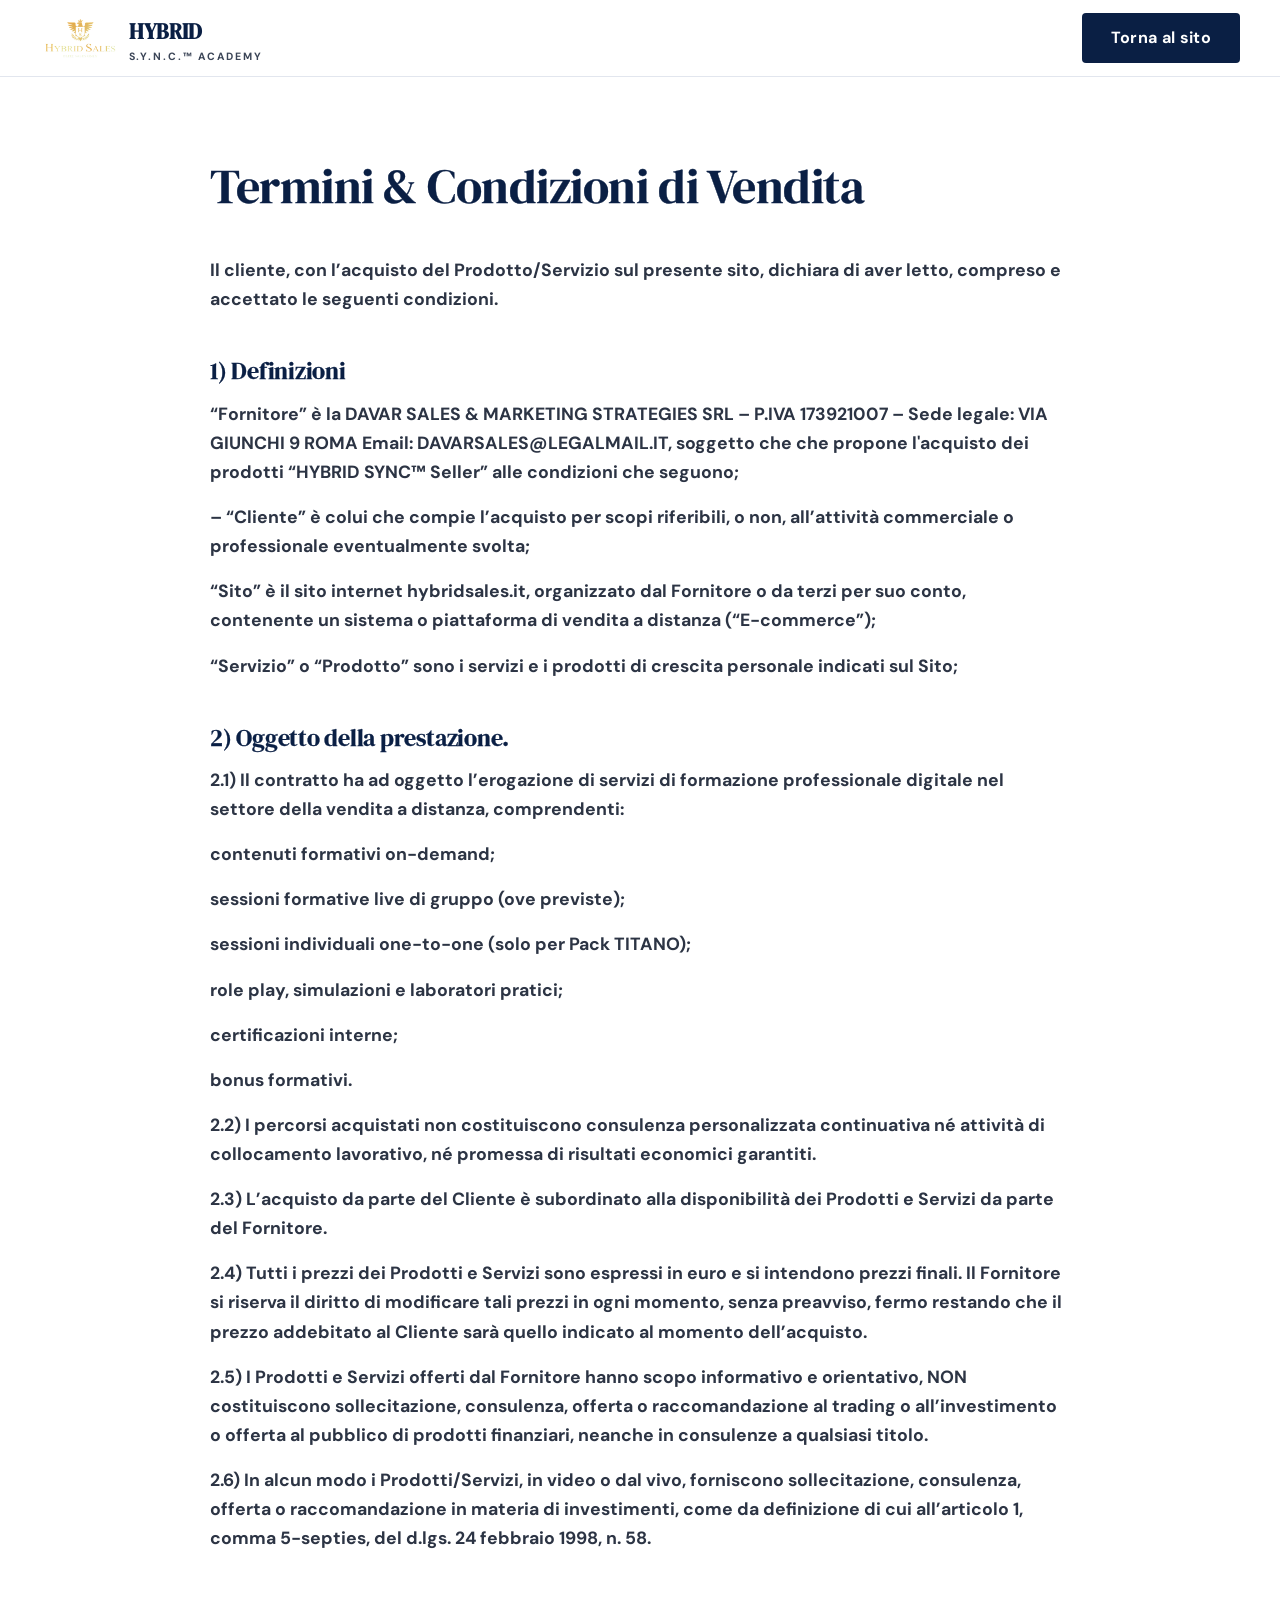
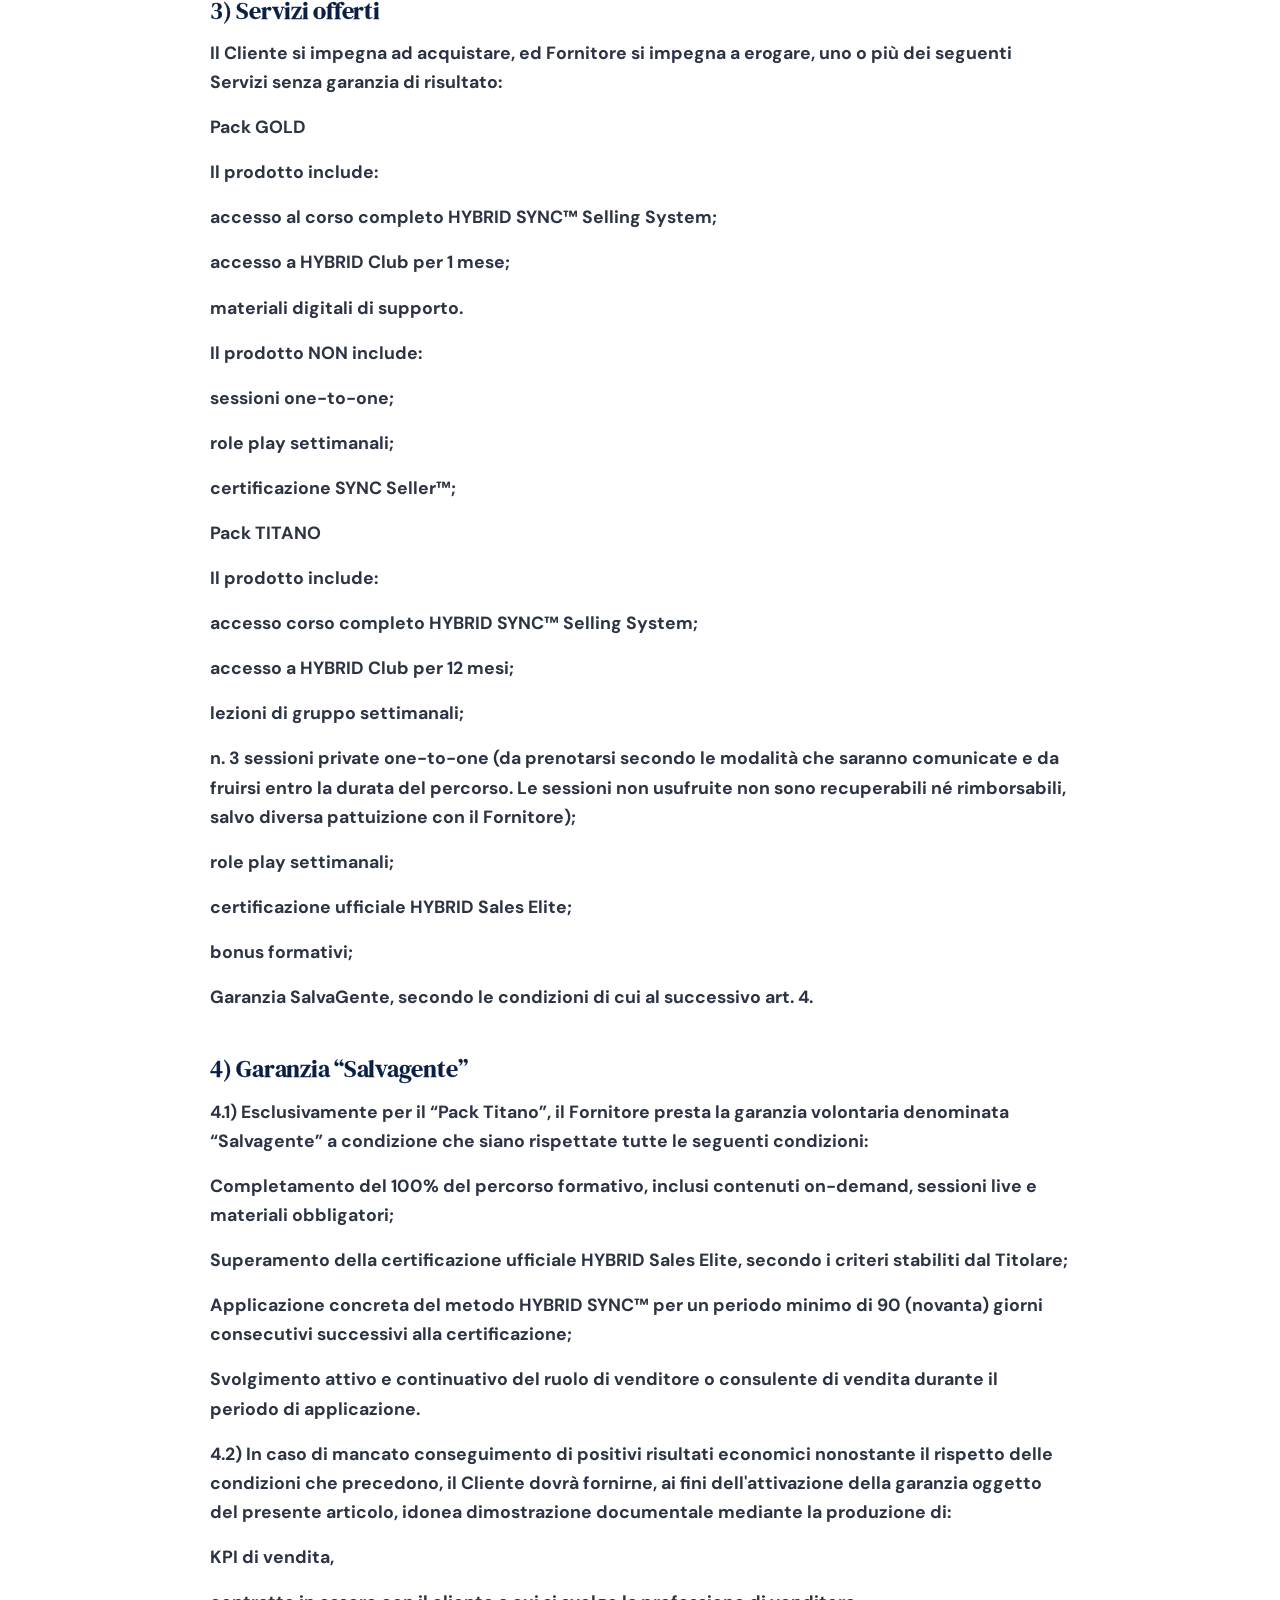
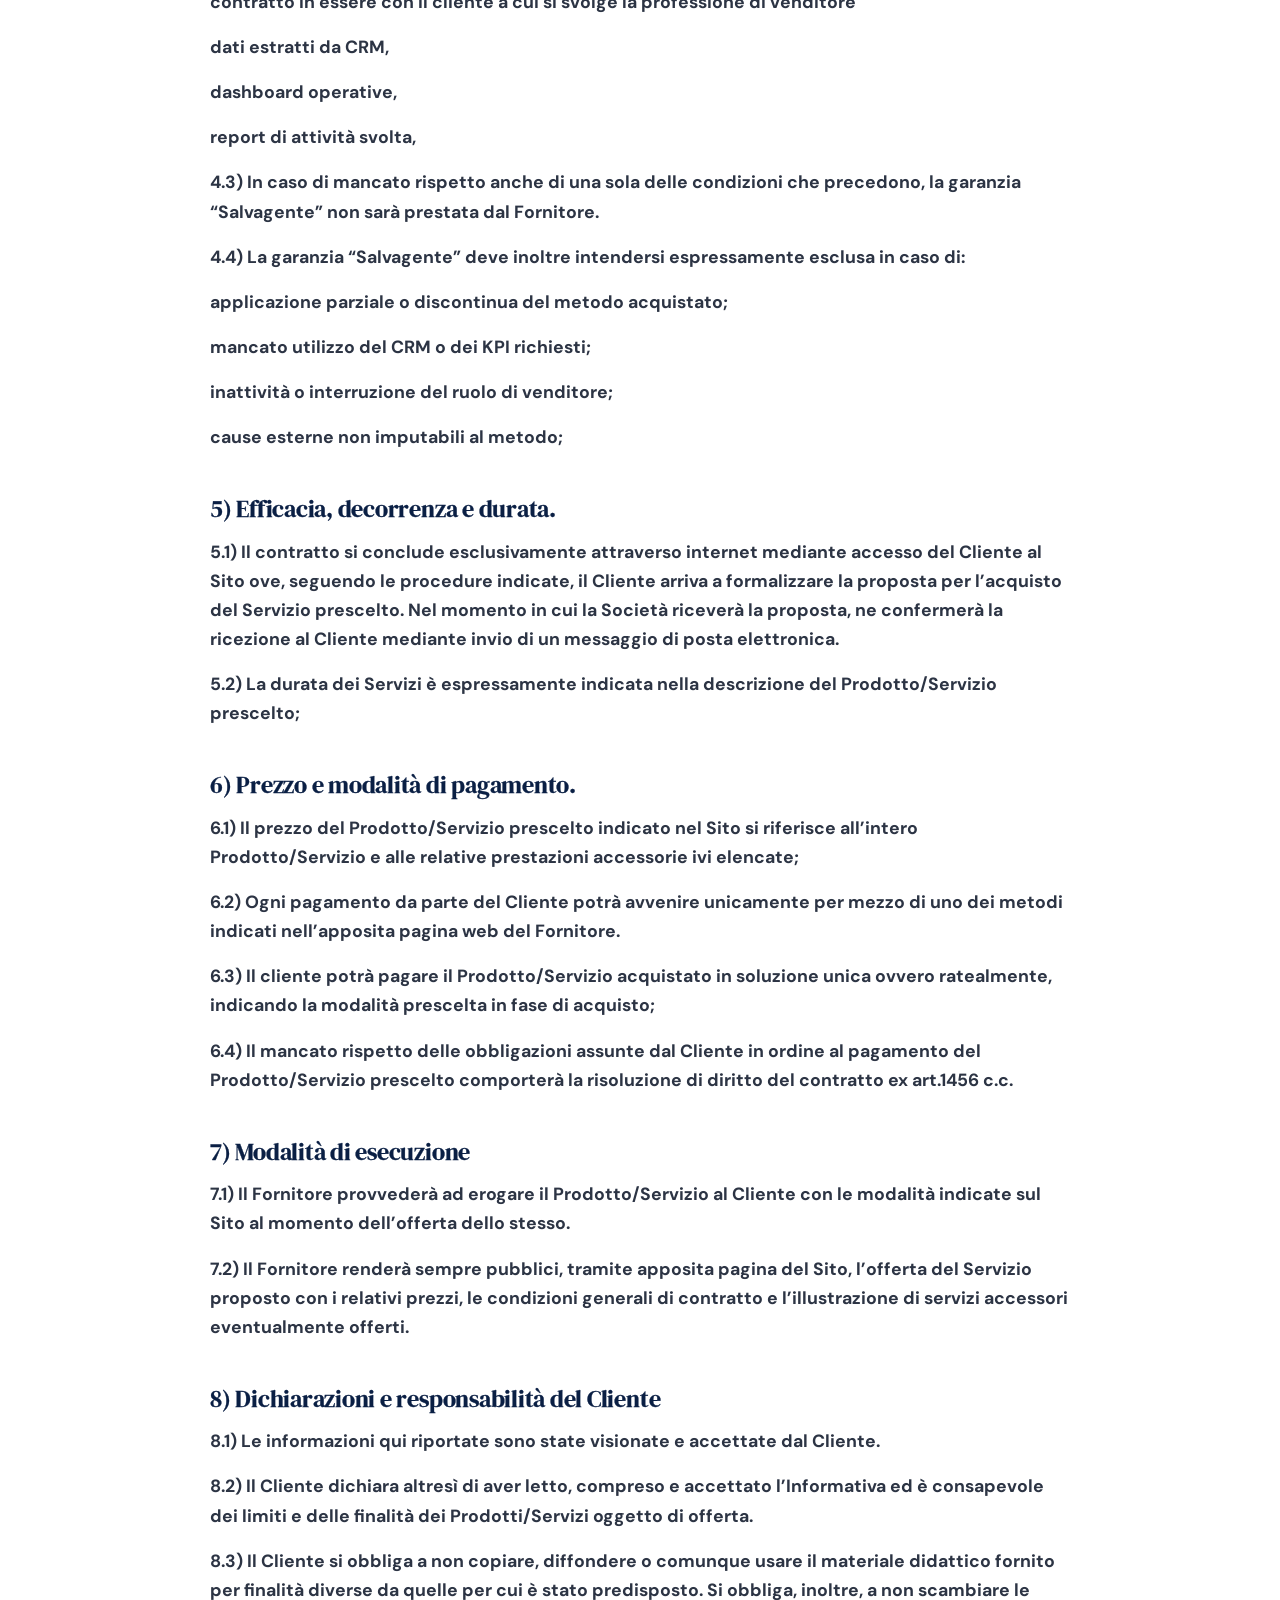
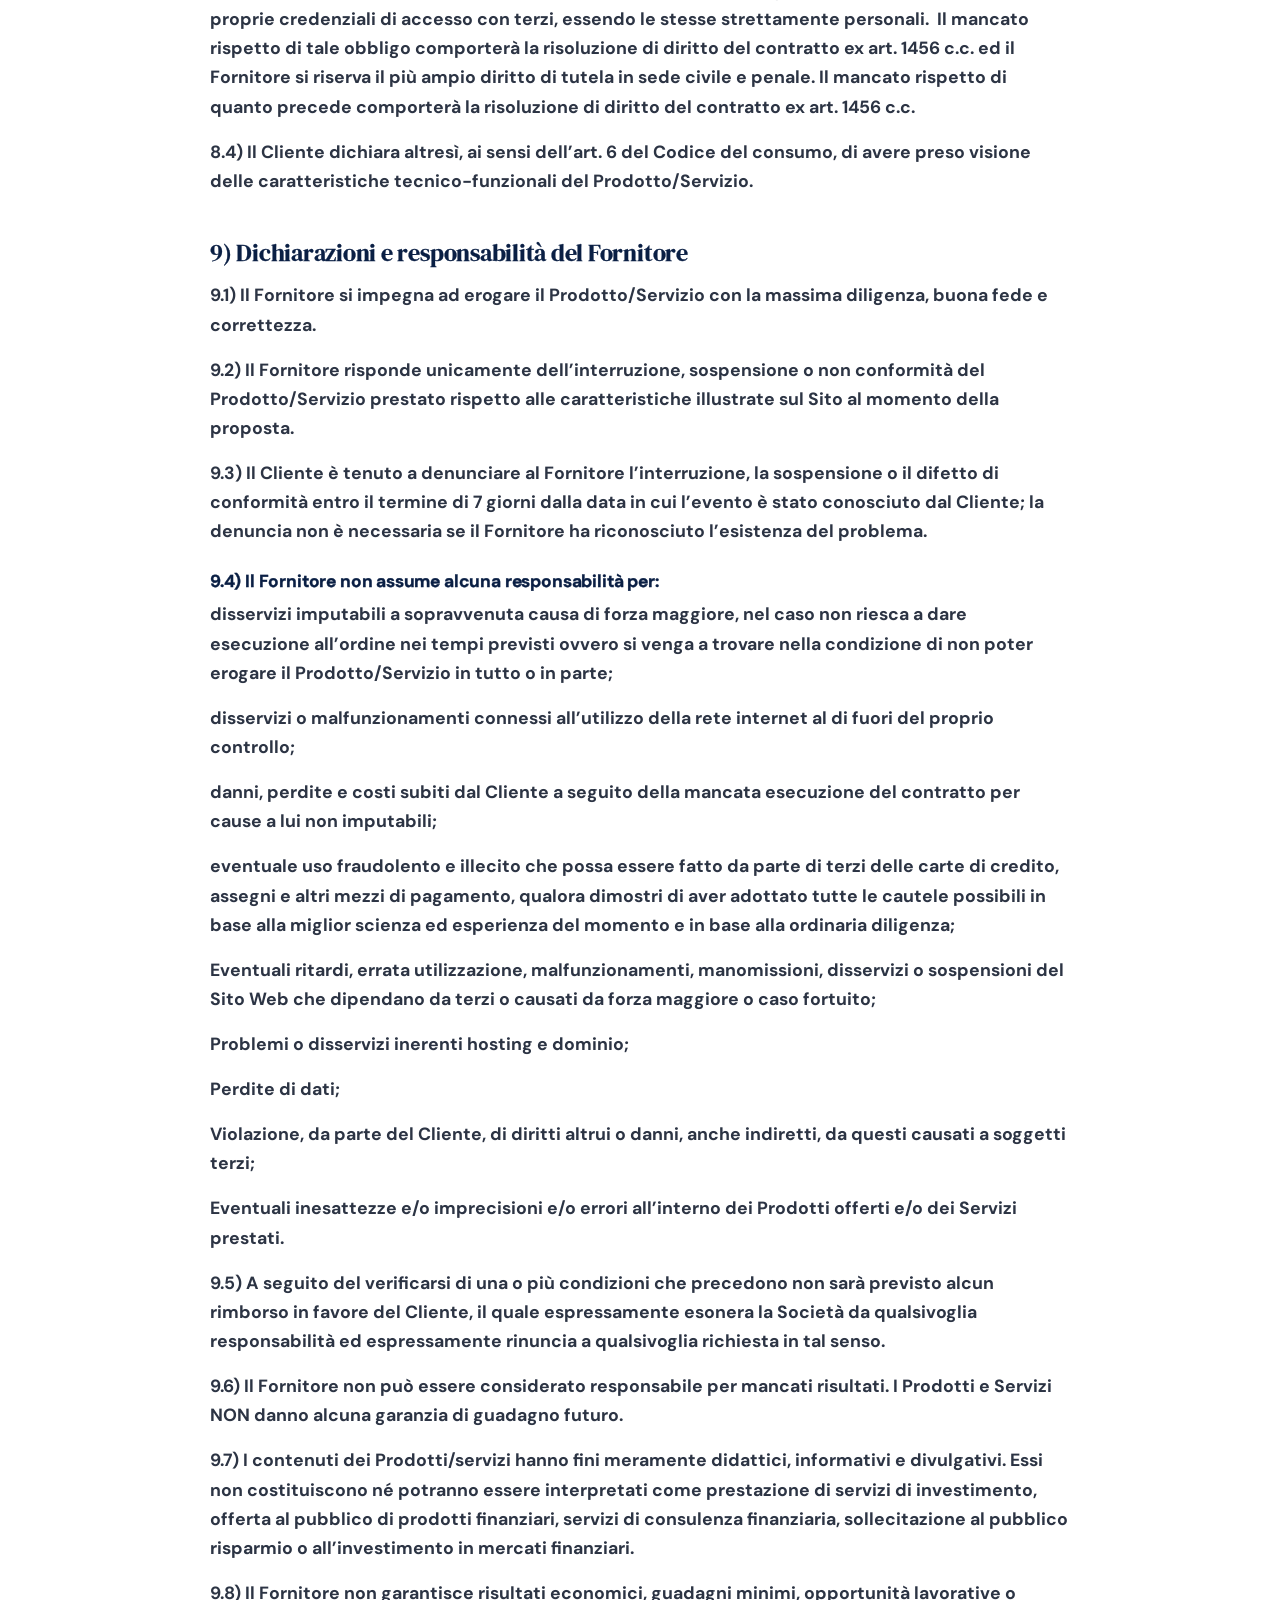
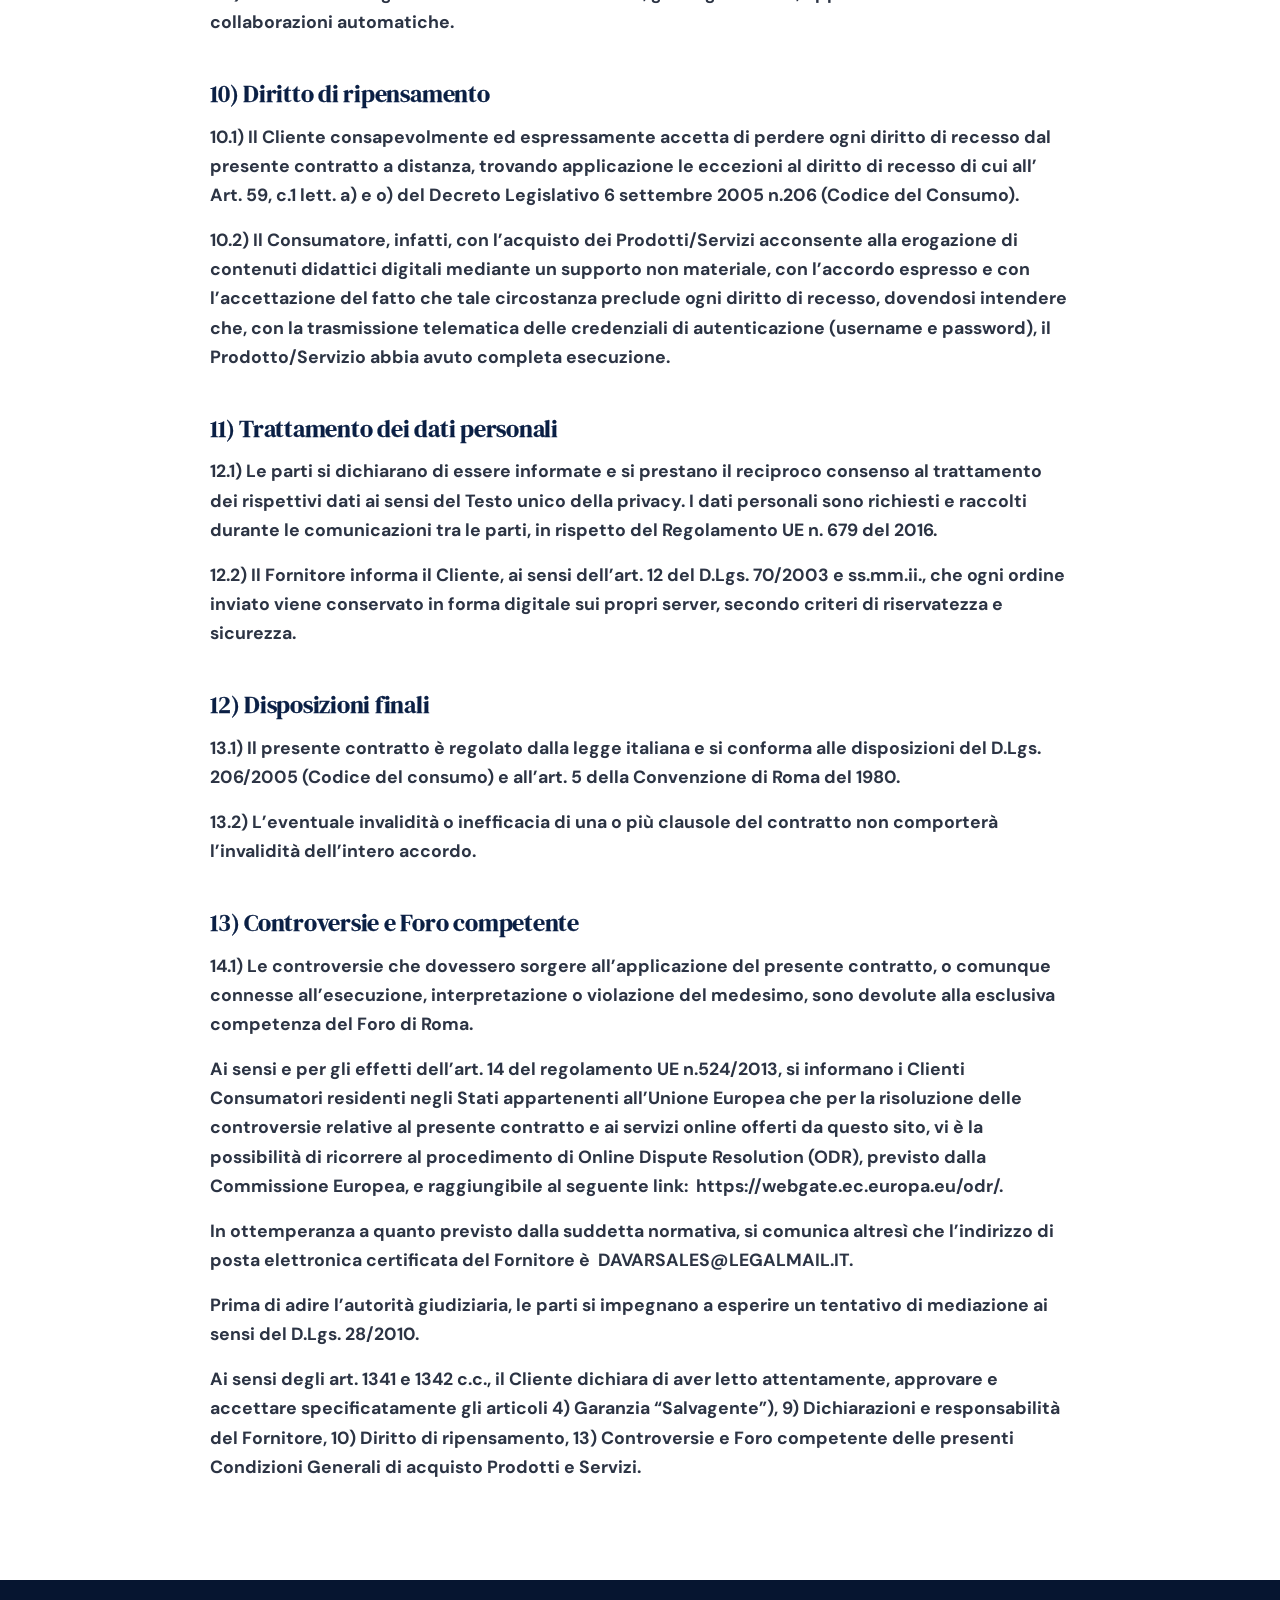
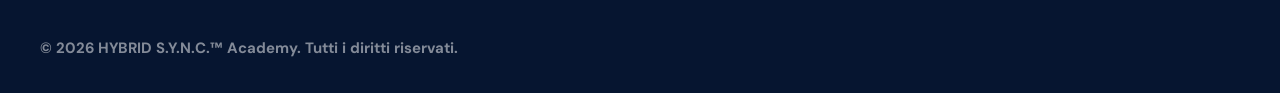
<file: termini-condizioni.html>
<!DOCTYPE html>
<html lang="it"><head><meta charset="utf-8"><meta name="viewport" content="width=device-width, initial-scale=1">
  <meta name="robots" content="noindex, nofollow"><title>Termini &amp; Condizioni di Vendita | HYBRID S.Y.N.C.™ Academy</title>
<link href="https://fonts.googleapis.com/css2?family=DM+Sans:wght@400;500;600&family=DM+Serif+Display&display=swap" rel="stylesheet">
<link rel="stylesheet" href="style.css?v=20260921c"></head>
<body>
<header class="site-header"><div class="wrap"><a class="brand" href="index.html"><img src="assets/logo-hybrid.avif" alt="" width="42" height="42"><div><span>HYBRID</span><small>S.Y.N.C.™ Academy</small></div></a><nav class="nav" style="display:flex"><a class="btn btn--navy" href="index.html">Torna al sito</a></nav></div></header>
<main class="section"><div class="wrap legal">
<h1>Termini &amp; Condizioni di Vendita</h1>
<p>Il cliente, con l’acquisto del Prodotto/Servizio sul presente sito, dichiara di aver letto, compreso e accettato le seguenti condizioni.</p>
<h2>1) Definizioni</h2>
<p>“Fornitore” è la DAVAR SALES &amp; MARKETING STRATEGIES SRL – P.IVA 173921007 – Sede legale: VIA GIUNCHI 9 ROMA Email: DAVARSALES@LEGALMAIL.IT, soggetto che che propone l'acquisto dei prodotti “HYBRID SYNC™ Seller” alle condizioni che seguono;</p>
<p>– “Cliente” è colui che compie l’acquisto per scopi riferibili, o non, all’attività commerciale o professionale eventualmente svolta;</p>
<p>“Sito” è il sito internet hybridsales.it, organizzato dal Fornitore o da terzi per suo conto, contenente un sistema o piattaforma di vendita a distanza (“E-commerce”);</p>
<p>“Servizio” o “Prodotto” sono i servizi e i prodotti di crescita personale indicati sul Sito;</p>
<h2>2) Oggetto della prestazione.</h2>
<p>2.1) Il contratto ha ad oggetto l’erogazione di servizi di formazione professionale digitale nel settore della vendita a distanza, comprendenti:</p>
<p>contenuti formativi on-demand;</p>
<p>sessioni formative live di gruppo (ove previste);</p>
<p>sessioni individuali one-to-one (solo per Pack TITANO);</p>
<p>role play, simulazioni e laboratori pratici;</p>
<p>certificazioni interne;</p>
<p>bonus formativi.</p>
<p>2.2) I percorsi acquistati non costituiscono consulenza personalizzata continuativa né attività di collocamento lavorativo, né promessa di risultati economici garantiti.</p>
<p>2.3) L’acquisto da parte del Cliente è subordinato alla disponibilità dei Prodotti e Servizi da parte del Fornitore.</p>
<p>2.4) Tutti i prezzi dei Prodotti e Servizi sono espressi in euro e si intendono prezzi finali. Il Fornitore si riserva il diritto di modificare tali prezzi in ogni momento, senza preavviso, fermo restando che il prezzo addebitato al Cliente sarà quello indicato al momento dell’acquisto.</p>
<p>2.5) I Prodotti e Servizi offerti dal Fornitore hanno scopo informativo e orientativo, NON costituiscono sollecitazione, consulenza, offerta o raccomandazione al trading o all’investimento o offerta al pubblico di prodotti finanziari, neanche in consulenze a qualsiasi titolo.</p>
<p>2.6) In alcun modo i Prodotti/Servizi, in video o dal vivo, forniscono sollecitazione, consulenza, offerta o raccomandazione in materia di investimenti, come da definizione di cui all’articolo 1, comma 5-septies, del d.lgs. 24 febbraio 1998, n. 58.</p>
<h2>3) Servizi offerti</h2>
<p>Il Cliente si impegna ad acquistare, ed Fornitore si impegna a erogare, uno o più dei seguenti Servizi senza garanzia di risultato:</p>
<p>Pack GOLD</p>
<p>Il prodotto include:</p>
<p>accesso al corso completo HYBRID SYNC™ Selling System;</p>
<p>accesso a HYBRID Club per 1 mese;</p>
<p>materiali digitali di supporto.</p>
<p>Il prodotto NON include:</p>
<p>sessioni one-to-one;</p>
<p>role play settimanali;</p>
<p>certificazione SYNC Seller™;</p>
<p>Pack TITANO</p>
<p>Il prodotto include:</p>
<p>accesso corso completo HYBRID SYNC™ Selling System;</p>
<p>accesso a HYBRID Club per 12 mesi;</p>
<p>lezioni di gruppo settimanali;</p>
<p>n. 3 sessioni private one-to-one (da prenotarsi secondo le modalità che saranno comunicate e da fruirsi entro la durata del percorso. Le sessioni non usufruite non sono recuperabili né rimborsabili, salvo diversa pattuizione con il Fornitore);</p>
<p>role play settimanali;</p>
<p>certificazione ufficiale HYBRID Sales Elite;</p>
<p>bonus formativi;</p>
<p>Garanzia SalvaGente, secondo le condizioni di cui al successivo art. 4.</p>
<h2>4) Garanzia “Salvagente”</h2>
<p>4.1) Esclusivamente per il “Pack Titano”, il Fornitore presta la garanzia volontaria denominata “Salvagente” a condizione che siano rispettate tutte le seguenti condizioni:</p>
<p>Completamento del 100% del percorso formativo, inclusi contenuti on-demand, sessioni live e materiali obbligatori;</p>
<p>Superamento della certificazione ufficiale HYBRID Sales Elite, secondo i criteri stabiliti dal Titolare;</p>
<p>Applicazione concreta del metodo HYBRID SYNC™ per un periodo minimo di 90 (novanta) giorni consecutivi successivi alla certificazione;</p>
<p>Svolgimento attivo e continuativo del ruolo di venditore o consulente di vendita durante il periodo di applicazione.</p>
<p>4.2) In caso di mancato conseguimento di positivi risultati economici nonostante il rispetto delle condizioni che precedono, il Cliente dovrà fornirne, ai fini dell'attivazione della garanzia oggetto del presente articolo, idonea dimostrazione documentale mediante la produzione di:</p>
<p>KPI di vendita,</p>
<p>contratto in essere con il cliente a cui si svolge la professione di venditore</p>
<p>dati estratti da CRM,</p>
<p>dashboard operative,</p>
<p>report di attività svolta,</p>
<p>4.3) In caso di mancato rispetto anche di una sola delle condizioni che precedono, la garanzia “Salvagente” non sarà prestata dal Fornitore.</p>
<p>4.4) La garanzia “Salvagente” deve inoltre intendersi espressamente esclusa in caso di:</p>
<p>applicazione parziale o discontinua del metodo acquistato;</p>
<p>mancato utilizzo del CRM o dei KPI richiesti;</p>
<p>inattività o interruzione del ruolo di venditore;</p>
<p>cause esterne non imputabili al metodo;</p>
<h2>5) Efficacia, decorrenza e durata.</h2>
<p>5.1) Il contratto si conclude esclusivamente attraverso internet mediante accesso del Cliente al Sito ove, seguendo le procedure indicate, il Cliente arriva a formalizzare la proposta per l’acquisto del Servizio prescelto. Nel momento in cui la Società riceverà la proposta, ne confermerà la ricezione al Cliente mediante invio di un messaggio di posta elettronica.</p>
<p>5.2) La durata dei Servizi è espressamente indicata nella descrizione del Prodotto/Servizio prescelto;</p>
<h2>6) Prezzo e modalità di pagamento.</h2>
<p>6.1) Il prezzo del Prodotto/Servizio prescelto indicato nel Sito si riferisce all’intero Prodotto/Servizio e alle relative prestazioni accessorie ivi elencate;</p>
<p>6.2) Ogni pagamento da parte del Cliente potrà avvenire unicamente per mezzo di uno dei metodi indicati nell’apposita pagina web del Fornitore.</p>
<p>6.3) Il cliente potrà pagare il Prodotto/Servizio acquistato in soluzione unica ovvero ratealmente, indicando la modalità prescelta in fase di acquisto;</p>
<p>6.4) Il mancato rispetto delle obbligazioni assunte dal Cliente in ordine al pagamento del Prodotto/Servizio prescelto comporterà la risoluzione di diritto del contratto ex art.1456 c.c.</p>
<h2>7) Modalità di esecuzione</h2>
<p>7.1) Il Fornitore provvederà ad erogare il Prodotto/Servizio al Cliente con le modalità indicate sul Sito al momento dell’offerta dello stesso.</p>
<p>7.2) Il Fornitore renderà sempre pubblici, tramite apposita pagina del Sito, l’offerta del Servizio proposto con i relativi prezzi, le condizioni generali di contratto e l’illustrazione di servizi accessori eventualmente offerti.</p>
<h2>8) Dichiarazioni e responsabilità del Cliente</h2>
<p>8.1) Le informazioni qui riportate sono state visionate e accettate dal Cliente.</p>
<p>8.2) Il Cliente dichiara altresì di aver letto, compreso e accettato l’Informativa ed è consapevole dei limiti e delle finalità dei Prodotti/Servizi oggetto di offerta.</p>
<p>8.3) Il Cliente si obbliga a non copiare, diffondere o comunque usare il materiale didattico fornito per finalità diverse da quelle per cui è stato predisposto. Si obbliga, inoltre, a non scambiare le proprie credenziali di accesso con terzi, essendo le stesse strettamente personali.  Il mancato rispetto di tale obbligo comporterà la risoluzione di diritto del contratto ex art. 1456 c.c. ed il Fornitore si riserva il più ampio diritto di tutela in sede civile e penale. Il mancato rispetto di quanto precede comporterà la risoluzione di diritto del contratto ex art. 1456 c.c.</p>
<p>8.4) Il Cliente dichiara altresì, ai sensi dell’art. 6 del Codice del consumo, di avere preso visione delle caratteristiche tecnico-funzionali del Prodotto/Servizio.</p>
<h2>9) Dichiarazioni e responsabilità del Fornitore</h2>
<p>9.1) Il Fornitore si impegna ad erogare il Prodotto/Servizio con la massima diligenza, buona fede e correttezza.</p>
<p>9.2) Il Fornitore risponde unicamente dell’interruzione, sospensione o non conformità del Prodotto/Servizio prestato rispetto alle caratteristiche illustrate sul Sito al momento della proposta.</p>
<p>9.3) Il Cliente è tenuto a denunciare al Fornitore l’interruzione, la sospensione o il difetto di conformità entro il termine di 7 giorni dalla data in cui l’evento è stato conosciuto dal Cliente; la denuncia non è necessaria se il Fornitore ha riconosciuto l’esistenza del problema.</p>
<h3>9.4) Il Fornitore non assume alcuna responsabilità per:</h3>
<p>disservizi imputabili a sopravvenuta causa di forza maggiore, nel caso non riesca a dare esecuzione all’ordine nei tempi previsti ovvero si venga a trovare nella condizione di non poter erogare il Prodotto/Servizio in tutto o in parte;</p>
<p>disservizi o malfunzionamenti connessi all’utilizzo della rete internet al di fuori del proprio controllo;</p>
<p>danni, perdite e costi subiti dal Cliente a seguito della mancata esecuzione del contratto per cause a lui non imputabili;</p>
<p>eventuale uso fraudolento e illecito che possa essere fatto da parte di terzi delle carte di credito, assegni e altri mezzi di pagamento, qualora dimostri di aver adottato tutte le cautele possibili in base alla miglior scienza ed esperienza del momento e in base alla ordinaria diligenza;</p>
<p>Eventuali ritardi, errata utilizzazione, malfunzionamenti, manomissioni, disservizi o sospensioni del Sito Web che dipendano da terzi o causati da forza maggiore o caso fortuito;</p>
<p>Problemi o disservizi inerenti hosting e dominio;</p>
<p>Perdite di dati;</p>
<p>Violazione, da parte del Cliente, di diritti altrui o danni, anche indiretti, da questi causati a soggetti terzi;</p>
<p>Eventuali inesattezze e/o imprecisioni e/o errori all’interno dei Prodotti offerti e/o dei Servizi prestati.</p>
<p>9.5) A seguito del verificarsi di una o più condizioni che precedono non sarà previsto alcun rimborso in favore del Cliente, il quale espressamente esonera la Società da qualsivoglia responsabilità ed espressamente rinuncia a qualsivoglia richiesta in tal senso.</p>
<p>9.6) Il Fornitore non può essere considerato responsabile per mancati risultati. I Prodotti e Servizi NON danno alcuna garanzia di guadagno futuro.</p>
<p>9.7) I contenuti dei Prodotti/servizi hanno fini meramente didattici, informativi e divulgativi. Essi non costituiscono né potranno essere interpretati come prestazione di servizi di investimento, offerta al pubblico di prodotti finanziari, servizi di consulenza finanziaria, sollecitazione al pubblico risparmio o all’investimento in mercati finanziari.</p>
<p>9.8) Il Fornitore non garantisce risultati economici, guadagni minimi, opportunità lavorative o collaborazioni automatiche.</p>
<h2>10) Diritto di ripensamento</h2>
<p>10.1) Il Cliente consapevolmente ed espressamente accetta di perdere ogni diritto di recesso dal presente contratto a distanza, trovando applicazione le eccezioni al diritto di recesso di cui all’ Art. 59, c.1 lett. a) e o) del Decreto Legislativo 6 settembre 2005 n.206 (Codice del Consumo).</p>
<p>10.2) Il Consumatore, infatti, con l’acquisto dei Prodotti/Servizi acconsente alla erogazione di contenuti didattici digitali mediante un supporto non materiale, con l’accordo espresso e con l’accettazione del fatto che tale circostanza preclude ogni diritto di recesso, dovendosi intendere che, con la trasmissione telematica delle credenziali di autenticazione (username e password), il  Prodotto/Servizio abbia avuto completa esecuzione.</p>
<h2>11) Trattamento dei dati personali</h2>
<p>12.1) Le parti si dichiarano di essere informate e si prestano il reciproco consenso al trattamento dei rispettivi dati ai sensi del Testo unico della privacy. I dati personali sono richiesti e raccolti durante le comunicazioni tra le parti, in rispetto del Regolamento UE n. 679 del 2016.</p>
<p>12.2) Il Fornitore informa il Cliente, ai sensi dell’art. 12 del D.Lgs. 70/2003 e ss.mm.ii., che ogni ordine inviato viene conservato in forma digitale sui propri server, secondo criteri di riservatezza e sicurezza.</p>
<h2>12) Disposizioni finali</h2>
<p>13.1) Il presente contratto è regolato dalla legge italiana e si conforma alle disposizioni del D.Lgs. 206/2005 (Codice del consumo) e all’art. 5 della Convenzione di Roma del 1980.</p>
<p>13.2) L’eventuale invalidità o inefficacia di una o più clausole del contratto non comporterà l’invalidità dell’intero accordo.</p>
<h2>13) Controversie e Foro competente</h2>
<p>14.1) Le controversie che dovessero sorgere all’applicazione del presente contratto, o comunque connesse all’esecuzione, interpretazione o violazione del medesimo, sono devolute alla esclusiva competenza del Foro di Roma.</p>
<p>Ai sensi e per gli effetti dell’art. 14 del regolamento UE n.524/2013, si informano i Clienti Consumatori residenti negli Stati appartenenti all’Unione Europea che per la risoluzione delle controversie relative al presente contratto e ai servizi online offerti da questo sito, vi è la possibilità di ricorrere al procedimento di Online Dispute Resolution (ODR), previsto dalla Commissione Europea, e raggiungibile al seguente link:  https://webgate.ec.europa.eu/odr/.</p>
<p>In ottemperanza a quanto previsto dalla suddetta normativa, si comunica altresì che l’indirizzo di posta elettronica certificata del Fornitore è  DAVARSALES@LEGALMAIL.IT.</p>
<p>Prima di adire l’autorità giudiziaria, le parti si impegnano a esperire un tentativo di mediazione ai sensi del D.Lgs. 28/2010.</p>
<p>Ai sensi degli art. 1341 e 1342 c.c., il Cliente dichiara di aver letto attentamente, approvare e accettare specificatamente gli articoli 4) Garanzia “Salvagente”), 9) Dichiarazioni e responsabilità del Fornitore, 10) Diritto di ripensamento, 13) Controversie e Foro competente delle presenti Condizioni Generali di acquisto Prodotti e Servizi.</p>
</div></main>
<footer class="site-footer"><div class="wrap"><div class="footer-bottom">© 2026 HYBRID S.Y.N.C.™ Academy. Tutti i diritti riservati.</div></div></footer>
</body></html>
</file>
<file: style.css>
/* HYBRID S.Y.N.C.™ Academy — landing istituzionale
   Palette: navy istituzionale + oro sobrio (eco del giallo del brand) */

:root {
  --navy: #0a1f44;
  --navy-2: #102a5c;
  --navy-3: #061530;
  --ink: #111827;
  --muted: #3b4557;
  --line: #e2e6ee;
  --bg: #ffffff;
  --bg-alt: #f4f6fa;
  --gold: #c9a227;
  --gold-soft: #e9d78f;
  --radius: 4px;
  --wrap: 1200px;
  --serif: "DM Serif Display", "Georgia", "Times New Roman", serif;
  --sans: "DM Sans", "Helvetica Neue", Arial, sans-serif;
}

*,
*::before,
*::after { box-sizing: border-box; }

html { scroll-behavior: smooth; scroll-padding-top: 88px; font-size: 106.25%; }

body {
  margin: 0;
  font-family: var(--sans);
  font-size: 1.06rem;
  font-weight: 700;
  line-height: 1.65;
  color: var(--ink);
  background: var(--bg);
  -webkit-font-smoothing: antialiased;
}

img { max-width: 100%; display: block; }
a { color: inherit; }

.wrap { width: min(var(--wrap), 100% - 48px); margin-inline: auto; }

/* ---------- Tipografia ---------- */
h1, h2, h3 { font-family: var(--serif); font-weight: 400; line-height: 1.15; margin: 0; letter-spacing: -0.01em; }
h1 { font-size: clamp(2.4rem, 5vw, 3.8rem); }
h2 { font-size: clamp(1.9rem, 3.4vw, 2.6rem); }
h3 { font-size: 1.35rem; }
p { margin: 0 0 1em; }
/* Titoli serif un filo più pieni per la leggibilità (il font ha un solo peso) */
h1, h2, h3 { -webkit-text-stroke: 0.35px currentColor; }

.eyebrow {
  display: inline-flex; align-items: center; gap: 12px;
  font-size: 0.83rem; font-weight: 700; letter-spacing: 0.16em; text-transform: uppercase;
  color: var(--gold); margin-bottom: 20px;
}
.eyebrow::before { content: ""; width: 32px; height: 2px; background: currentColor; }

.section { padding: clamp(48px, 6.5vw, 84px) 0; }
.section--tight { padding: clamp(36px, 5vw, 56px) 0 clamp(40px, 5.5vw, 64px); }
.section--alt { background: var(--bg-alt); }
.section--navy { background: var(--navy); color: #fff; }
.section-head { max-width: 760px; margin-bottom: clamp(28px, 4vw, 40px); }
.section-head p { color: var(--muted); font-size: 1.05rem; margin-top: 14px; margin-bottom: 0; }
.section--navy .section-head p { color: rgba(255, 255, 255, 0.72); }

/* ---------- Bottoni ---------- */
.btn {
  display: inline-flex; align-items: center; justify-content: center; gap: 10px;
  font: 700 0.95rem/1 var(--sans); letter-spacing: 0.02em; text-decoration: none;
  padding: 16px 28px; border-radius: var(--radius); border: 1px solid transparent; cursor: pointer;
  transition: background 0.2s, color 0.2s, border-color 0.2s;
}
.btn--gold { background: var(--gold); color: var(--navy-3); }
.btn--gold:hover { background: #d6b13a; }
.btn--navy { background: var(--navy); color: #fff; }
.btn--navy:hover { background: var(--navy-2); }
.btn--ghost { border-color: rgba(255, 255, 255, 0.4); color: #fff; }
.btn--ghost:hover { border-color: #fff; background: rgba(255, 255, 255, 0.08); }

/* ---------- Header ---------- */
.site-header {
  position: sticky; top: 0; z-index: 50;
  background: rgba(255, 255, 255, 0.97); backdrop-filter: blur(8px);
  border-bottom: 1px solid var(--line);
}
.site-header .wrap { display: flex; align-items: center; justify-content: space-between; height: 76px; }
.brand { display: flex; align-items: center; gap: 12px; text-decoration: none; }
.brand img { height: 42px; width: auto; }
.brand span { font-family: var(--serif); font-size: 1.25rem; color: var(--navy); }
.brand small { display: block; font: 700 0.62rem/1 var(--sans); letter-spacing: 0.18em; text-transform: uppercase; color: var(--muted); margin-top: 3px; }

/* ---------- Hero ---------- */
.hero {
  background:
    linear-gradient(115deg, rgba(6, 21, 48, 0.98) 0%, rgba(10, 31, 68, 0.94) 55%, rgba(16, 42, 92, 0.9) 100%);
  color: #fff; position: relative; overflow: hidden;
}
.hero::after {
  content: ""; position: absolute; right: -180px; top: -140px; width: 560px; height: 560px;
  border: 1px solid rgba(201, 162, 39, 0.28); border-radius: 50%;
  box-shadow: 0 0 0 70px rgba(201, 162, 39, 0.04), 0 0 0 140px rgba(201, 162, 39, 0.025);
}
.hero .wrap { position: relative; z-index: 1; display: grid; grid-template-columns: 1.25fr 0.75fr; gap: 72px; align-items: center; padding-block: clamp(72px, 10vw, 128px); }
.hero h1 { margin-bottom: 26px; }
.hero h1 em { font-style: normal; color: var(--gold-soft); }
.hero .lead { font-size: 1.2rem; color: rgba(255, 255, 255, 0.78); max-width: 620px; margin-bottom: 38px; }
.hero-cta { display: flex; flex-wrap: wrap; gap: 14px; }


/* ---------- Hero con VSL ---------- */
.hero--vsl .wrap { display: block; text-align: center; padding-block: clamp(28px, 3.4vw, 44px) clamp(48px, 6vw, 80px); }
.hero--vsl .eyebrow { margin-bottom: 12px; }
.hero--vsl .eyebrow::before { display: none; }
.hero--vsl h1 { font-size: clamp(1.75rem, 3.2vw, 2.7rem); max-width: 1040px; margin: 0 auto 26px; text-wrap: balance; }
.hero--vsl .lead { font-size: clamp(0.9rem, 1.35vw, 1.05rem); max-width: 860px; margin: 0 auto 26px; text-wrap: balance; }

.vsl { max-width: 880px; margin: 0 auto; }
.vsl-frame {
  position: relative; aspect-ratio: 16 / 9; width: 100%;
  background:
    radial-gradient(ellipse at 50% 35%, rgba(201, 162, 39, 0.16), transparent 60%),
    linear-gradient(160deg, #0e2a5c 0%, #061530 100%);
  border: 1px solid rgba(201, 162, 39, 0.45);
  box-shadow: 0 30px 80px rgba(0, 0, 0, 0.45), 0 0 0 8px rgba(255, 255, 255, 0.04);
  overflow: hidden;
}
.vsl-frame iframe { position: absolute; inset: 0; width: 100%; height: 100%; border: 0; }
.vsl-play {
  position: absolute; inset: 0; width: 100%; display: flex; flex-direction: column; align-items: center; justify-content: center; gap: 10px;
  background: none; border: 0; color: #fff; cursor: pointer; font-family: var(--sans);
}
.vsl-icon {
  width: clamp(64px, 9vw, 96px); aspect-ratio: 1; border-radius: 50%; background: var(--gold);
  display: grid; place-items: center; box-shadow: 0 0 0 10px rgba(201, 162, 39, 0.22); transition: transform 0.2s, box-shadow 0.2s;
}
.vsl-icon::after { content: ""; margin-left: 6%; border-left: clamp(18px, 2.6vw, 28px) solid var(--navy-3); border-top: clamp(11px, 1.6vw, 16px) solid transparent; border-bottom: clamp(11px, 1.6vw, 16px) solid transparent; }
.vsl-play:hover .vsl-icon { transform: scale(1.06); box-shadow: 0 0 0 14px rgba(201, 162, 39, 0.28); }
.vsl-label { font-family: var(--serif); font-size: clamp(1.25rem, 2.6vw, 1.9rem); margin-top: 12px; }
.vsl-sub { font-size: clamp(0.8rem, 1.4vw, 0.95rem); color: rgba(255, 255, 255, 0.7); padding-inline: 16px; }
.vsl-tag { position: absolute; top: 12px; left: 12px; font: 700 0.68rem/1 var(--sans); letter-spacing: 0.14em; text-transform: uppercase; color: var(--gold-soft); border: 1px dashed rgba(233, 215, 143, 0.6); padding: 6px 10px; }
.vsl.is-live .vsl-tag { display: none; }

.hero--vsl .hero-cta { justify-content: center; margin-top: 36px; }
.btn--lg { padding: 20px 40px; font-size: 1.05rem; }

/* CTA fissa su mobile */
.sticky-cta { position: fixed; left: 0; right: 0; bottom: 0; z-index: 60; padding: 10px 16px calc(10px + env(safe-area-inset-bottom)); background: rgba(6, 21, 48, 0.96); border-top: 1px solid rgba(201, 162, 39, 0.4); transform: translateY(110%); transition: transform 0.25s; display: none; }
.sticky-cta .btn { width: 100%; padding: 15px; }
.sticky-cta.show { transform: none; }

/* ---------- Fascia istituzionale ---------- */
.institutional { background: #fff; border-bottom: 1px solid var(--line); padding: 32px 0; }
.institutional .wrap { display: grid; grid-template-columns: 260px 1fr; gap: 40px; align-items: center; }
.institutional-label { font-size: 0.83rem; font-weight: 700; letter-spacing: 0.14em; text-transform: uppercase; color: var(--muted); line-height: 1.5; }
.logo-row { display: flex; flex-wrap: wrap; align-items: center; gap: 22px 36px; }
.logo-row img { height: 56px; width: auto; object-fit: contain; }
.logo-row .logo-emblem { height: 60px; }
/* Fascia istituzionale: due righe fisse (3 loghi + 2 loghi) */
.institutional .logo-row { display: grid; max-width: 720px; grid-template-columns: repeat(6, minmax(0, 1fr)); gap: 26px 24px; align-items: center; justify-items: start; }
.institutional .logo-row img { max-width: 100%; }
.institutional .logo-row img:nth-child(-n+3) { grid-column: span 2; }
.institutional .logo-row img:nth-child(n+4) { grid-column: span 3; }

/* ---------- Numeri ---------- */
.stats { display: grid; grid-template-columns: repeat(4, 1fr); border-top: 1px solid var(--line); }
.stat { padding: 40px 32px 8px 0; border-right: 1px solid var(--line); padding-left: 32px; }
.stat:first-child { padding-left: 0; }
.stat:last-child { border-right: 0; }
.stat-value { font-family: var(--serif); font-size: clamp(2.6rem, 4.6vw, 3.6rem); line-height: 1; color: var(--navy); }
.stat-label { font-weight: 700; margin: 14px 0 8px; }
.stat p { font-size: 0.99rem; color: var(--muted); }
.footnote { margin-top: 36px; font-size: 0.88rem; color: var(--muted); border-top: 1px solid var(--line); padding-top: 18px; }

/* ---------- Metodo ---------- */
.pillars { display: grid; grid-template-columns: repeat(4, 1fr); gap: 1px; background: var(--line); border: 1px solid var(--line); }
.pillar { background: #fff; padding: 36px 30px 40px; }
.pillar-letter { font-family: var(--serif); font-size: 3.4rem; line-height: 1; color: var(--gold); margin-bottom: 20px; }
.pillar-tag { font-size: 0.77rem; font-weight: 700; letter-spacing: 0.16em; text-transform: uppercase; color: var(--muted); margin-bottom: 8px; }
.pillar h3 { margin-bottom: 14px; color: var(--navy); }
.pillar p { font-size: 1.03rem; color: var(--muted); margin: 0; }

/* ---------- Percorso ---------- */

/* ---------- Contesto ---------- */

/* ---------- Partner ---------- */
.partners { display: grid; grid-template-columns: repeat(5, 1fr); gap: 1px; background: rgba(255, 255, 255, 0.14); border: 1px solid rgba(255, 255, 255, 0.14); }
.partner { background: var(--navy); min-height: 130px; display: flex; align-items: center; justify-content: center; padding: 26px; }
.partner img { max-height: 64px; max-width: min(150px, 100%); width: auto; object-fit: contain; opacity: 0.92; transition: opacity 0.2s; }
.partner:hover img { opacity: 1; }
.partner--light img { background: #fff; padding: 8px 12px; border-radius: 6px; max-height: 56px; }

/* ---------- Testimonianze ---------- */

/* ---------- FAQ ---------- */
.faq { max-width: 880px; border-top: 1px solid var(--line); }
.faq details { border-bottom: 1px solid var(--line); }
.faq summary { list-style: none; cursor: pointer; padding: 24px 48px 24px 0; font-family: var(--serif); font-size: 1.25rem; color: var(--navy); position: relative; }
.faq summary::-webkit-details-marker { display: none; }
.faq summary::after { content: "+"; position: absolute; right: 6px; top: 50%; transform: translateY(-50%); font: 300 1.8rem/1 var(--sans); color: var(--gold); transition: transform 0.2s; }
.faq details[open] summary::after { content: "–"; }
.faq .answer { padding: 0 48px 28px 0; color: var(--muted); }
.faq .answer ul { margin: 0 0 1em; padding-left: 20px; }
.faq .answer li { margin: 4px 0; }
.faq .answer p:last-child { margin-bottom: 0; }

/* ---------- Contatto ---------- */
.contact .wrap { display: grid; grid-template-columns: 1fr 1fr; gap: 80px; align-items: start; }
.contact h2 { margin-bottom: 20px; }
.contact-copy p { color: rgba(255, 255, 255, 0.74); font-size: 1.08rem; }
.form-card { background: #fff; color: var(--ink); padding: 44px; border-top: 3px solid var(--gold); }
.form-card h3 { color: var(--navy); margin-bottom: 6px; }
.form-card > p { color: var(--muted); font-size: 1.01rem; margin-bottom: 26px; }
.field { margin-bottom: 18px; }
.field label { display: block; font-size: 0.88rem; font-weight: 700; letter-spacing: 0.04em; margin-bottom: 6px; color: var(--navy); }
.field input[type="text"], .field input[type="email"], .field input[type="tel"] {
  width: 100%; font: inherit; padding: 14px 16px; border: 1px solid #c9d0dc; border-radius: var(--radius); background: #fff; color: var(--ink);
}
.field input:focus { outline: 2px solid var(--gold); outline-offset: 1px; border-color: var(--gold); }
.consent { display: flex; gap: 12px; align-items: flex-start; font-size: 0.91rem; color: var(--muted); margin: 22px 0 26px; }
.consent input { margin-top: 4px; accent-color: var(--navy); }
.form-card .btn { width: 100%; }
.form-status { margin-top: 16px; font-size: 0.98rem; color: var(--navy); min-height: 1.4em; }

/* ---------- Footer ---------- */
.site-footer { background: var(--navy-3); color: rgba(255, 255, 255, 0.72); padding: 56px 0 32px; font-size: 0.96rem; }
.footer-top { display: flex; flex-wrap: wrap; gap: 32px 60px; justify-content: space-between; align-items: center; padding-bottom: 36px; border-bottom: 1px solid rgba(255, 255, 255, 0.12); }
.footer-top .logo-row img { height: 44px; }
.footer-mid { display: flex; flex-wrap: wrap; justify-content: space-between; gap: 24px; padding: 30px 0; }
.footer-mid p { max-width: 460px; margin: 0; }
.footer-links { display: flex; gap: 28px; }
.footer-links a { text-decoration: none; }
.footer-links a:hover { color: #fff; text-decoration: underline; }
.footer-bottom { font-size: 0.88rem; color: rgba(255, 255, 255, 0.5); }

/* ---------- Pagine legali ---------- */
.legal { max-width: 860px; }
.legal h1 { margin-bottom: 40px; color: var(--navy); font-size: clamp(2rem, 4vw, 2.8rem); }
.legal h2 { font-size: 1.4rem; color: var(--navy); margin: 44px 0 14px; }
.legal h3 { font-family: var(--sans); font-size: 1.02rem; font-weight: 700; color: var(--navy); margin: 26px 0 8px; }
.legal p { color: #2c3444; font-size: 1.04rem; margin-bottom: 0.9em; }


/* ---------- Header semplificato ---------- */
.header-cta { padding: 12px 20px; font-size: 0.94rem; }

/* ---------- Testimonianze video ---------- */
.tgrid { display: grid; grid-template-columns: repeat(2, minmax(0, 1fr)); gap: 32px 28px; }
.tcard { display: flex; flex-direction: column; }
.vsl-frame--t { aspect-ratio: 2940 / 1912; box-shadow: 0 14px 34px rgba(0, 0, 0, 0.4); border-color: rgba(201, 162, 39, 0.35); }
.vsl-frame--t .vsl-icon { width: 56px; box-shadow: 0 0 0 7px rgba(201, 162, 39, 0.22); }
.vsl-frame--t .vsl-icon::after { border-left-width: 16px; border-top-width: 10px; border-bottom-width: 10px; }
.vsl-frame--t .vsl-tag { top: 8px; left: 8px; font-size: 0.56rem; padding: 4px 7px; }
.vsl-frame video { position: absolute; inset: 0; width: 100%; height: 100%; object-fit: cover; background: #000; }
.vsl-frame.has-video .vsl-tag { display: none; }
.tcard-quote { font-family: var(--serif); font-size: 1.05rem; line-height: 1.35; margin: 16px 0 10px; color: #fff; }
.tcard-name { margin: 0; font-size: 0.88rem; color: rgba(255, 255, 255, 0.66); line-height: 1.4; }
.tcard-name strong { display: block; color: var(--gold-soft); font-weight: 700; font-size: 0.96rem; }

/* ---------- Tabella di confronto ---------- */
.cmp { border: 1px solid var(--line); background: #fff; }
.cmp-head, .cmp-row { display: grid; grid-template-columns: 1fr 1fr; }
.cmp-head div { display: flex; align-items: center; gap: 12px; padding: 16px 24px; font-size: 0.79rem; font-weight: 700; letter-spacing: 0.16em; text-transform: uppercase; color: var(--muted); background: #eef1f6; }
.cmp-head div:last-child { background: var(--navy); color: var(--gold-soft); }
.cmp-row { border-top: 1px solid var(--line); }
.cmp-cell { border-right: 1px solid var(--line); }
.cmp-cell:last-child { border-right: 0; }
.cmp-cell--yes { background: #f8faff; }
.cmp-btn { width: 100%; display: flex; align-items: center; gap: 14px; padding: 20px 24px; background: none; border: 0; text-align: left; cursor: pointer; font: 700 1rem/1.35 var(--sans); color: var(--ink); }
.cmp-cell--yes .cmp-btn { color: var(--navy); }
.cmp-btn:hover { background: rgba(10, 31, 68, 0.03); }
.cmp-btn:focus-visible { outline: 2px solid var(--gold); outline-offset: -2px; }
.cmp-plus { position: relative; flex: none; width: 28px; height: 28px; border: 1.5px solid var(--gold); border-radius: 50%; transition: transform 0.25s, background 0.2s; }
.cmp-plus::before, .cmp-plus::after { content: ""; position: absolute; left: 50%; top: 50%; background: var(--gold); transform: translate(-50%, -50%); }
.cmp-plus::before { width: 12px; height: 1.5px; }
.cmp-plus::after { width: 1.5px; height: 12px; }
.cmp-cell.is-open .cmp-plus { transform: rotate(45deg); background: rgba(201, 162, 39, 0.14); }
.cmp-more { display: grid; grid-template-rows: 0fr; visibility: hidden; transition: grid-template-rows 0.28s ease, visibility 0s linear 0.28s; }
.cmp-more > div { overflow: hidden; }
.cmp-more p { margin: 0; padding: 0 64px 22px 24px; font-size: 1.01rem; color: var(--muted); }
.cmp-cell.is-open .cmp-more { grid-template-rows: 1fr; visibility: visible; transition: grid-template-rows 0.28s ease; }
.cmp-bonus { margin: 22px 0 0; text-align: center; font-size: 1.01rem; color: var(--navy); }
.cmp-bonus strong { color: var(--gold); letter-spacing: 0.08em; text-transform: uppercase; font-size: 0.83rem; margin-right: 6px; }


/* Segni di confronto: spunta verde / croce rossa */
.cmp-mark { position: relative; flex: none; width: 26px; height: 26px; border-radius: 50%; }
.cmp-mark--yes { background: #16a34a; box-shadow: 0 0 0 4px rgba(22, 163, 74, 0.16); }
.cmp-mark--yes::after { content: ""; position: absolute; left: 50%; top: 46%; width: 6px; height: 11px; border: solid #fff; border-width: 0 2.5px 2.5px 0; transform: translate(-50%, -50%) rotate(45deg); }
.cmp-mark--no { background: #dc2626; box-shadow: 0 0 0 4px rgba(220, 38, 38, 0.14); }
.cmp-mark--no::before, .cmp-mark--no::after { content: ""; position: absolute; left: 50%; top: 50%; width: 12px; height: 2.5px; background: #fff; border-radius: 2px; }
.cmp-mark--no::before { transform: translate(-50%, -50%) rotate(45deg); }
.cmp-mark--no::after { transform: translate(-50%, -50%) rotate(-45deg); }
.cmp-head .cmp-mark { width: 22px; height: 22px; box-shadow: none; }
.cmp-head .cmp-mark--yes::after { width: 5px; height: 9px; }
.cmp-head .cmp-mark--no::before, .cmp-head .cmp-mark--no::after { width: 10px; }
.cmp-btn > span { flex: 1; }
.cmp-cell--yes { background: #f3fbf6; }
.cmp-cell--yes .cmp-btn:hover { background: rgba(22, 163, 74, 0.05); }
.cmp-cell:not(.cmp-cell--yes) { background: #fffafa; }
.cmp-cell:not(.cmp-cell--yes) .cmp-btn { color: #374151; font-weight: 600; }
.cmp-cell:not(.cmp-cell--yes) .cmp-btn:hover { background: rgba(220, 38, 38, 0.04); }
.cmp-more p { padding-left: 64px; }
.sr { position: absolute; width: 1px; height: 1px; margin: -1px; padding: 0; overflow: hidden; clip: rect(0, 0, 0, 0); white-space: nowrap; border: 0; }

/* ---------- Metodo compatto ---------- */
.pillar { padding: 26px 24px 28px; }
.pillar-letter { font-size: 2.6rem; margin-bottom: 12px; }
.pillar h3 { font-size: 1.15rem; margin-bottom: 8px; }
.pillar p { font-size: 0.98rem; }
.steps { list-style: none; display: flex; flex-wrap: wrap; justify-content: center; gap: 12px 40px; margin: 32px 0 0; padding: 0; font-size: 1.01rem; color: var(--navy); font-weight: 700; }
.steps li { display: flex; align-items: center; gap: 10px; }
.steps span { font-family: var(--serif); font-size: 1.3rem; color: var(--gold); }

/* ---------- Partner compatti ---------- */
.partners-band { background: var(--navy); color: #fff; padding: 40px 0 44px; }
.partners-title { margin: 0 0 20px; font-size: 0.8rem; font-weight: 700; letter-spacing: 0.16em; text-transform: uppercase; color: var(--gold); text-align: center; }
.partners-band .partners { grid-template-columns: repeat(9, minmax(0, 1fr)); }
.partners-band .partner { min-height: 84px; padding: 14px 10px; }
.partners-band .partner img { max-height: 44px; }

/* ---------- Hero: video in primo piano ---------- */
.hero--vsl .hero-cta { margin-top: 30px; }
.stats { border-top: 0; }
.stat { padding-top: 6px; padding-bottom: 0; }
.stat-value { font-size: clamp(2.2rem, 4vw, 3rem); }
.stat-label { margin: 10px 0 6px; }
.stat p { font-size: 0.96rem; margin-bottom: 0; }
.footnote { margin-top: 26px; }
.contact-copy p { margin-bottom: 0; }

/* ---------- Responsive nuove sezioni ---------- */
@media (max-width: 1040px) {
  .partners-band .partners { grid-template-columns: repeat(3, minmax(0, 1fr)); }
}
@media (max-width: 800px) {
  /* Su tablet e telefono restano SEMPRE due colonne affiancate, in versione compatta */
  .cmp-head div { padding: 12px 10px; gap: 8px; font-size: 0.67rem; letter-spacing: 0.08em; }
  .cmp-head .cmp-mark { width: 18px; height: 18px; }
  .cmp-head .cmp-mark--yes::after { width: 4px; height: 8px; border-width: 0 2px 2px 0; }
  .cmp-head .cmp-mark--no::before, .cmp-head .cmp-mark--no::after { width: 9px; height: 2px; }
  .cmp-btn { flex-wrap: wrap; align-content: flex-start; gap: 8px 6px; padding: 14px 10px 14px; font-size: 0.9rem; line-height: 1.3; }
  .cmp-btn .cmp-mark { order: 1; width: 22px; height: 22px; }
  .cmp-btn .cmp-plus { order: 2; margin-left: auto; width: 24px; height: 24px; }
  .cmp-btn > span { order: 3; flex: 0 0 100%; }
  .cmp-more p { padding: 0 10px 16px; font-size: 0.88rem; line-height: 1.5; }
  .steps { flex-direction: column; align-items: flex-start; gap: 10px; }
}
@media (max-width: 560px) {
  .header-cta { padding: 10px 12px; font-size: 0.78rem; white-space: nowrap; }
  .brand { gap: 8px; min-width: 0; }
  .brand span { font-size: 1.05rem; }
  .brand img { height: 38px; }
  .partners-band .partners { grid-template-columns: repeat(3, minmax(0, 1fr)); }
  .partners-band .partner { min-height: 68px; padding: 10px 8px; }
  .partners-band .partner img { max-height: 34px; }
}

/* ---------- Responsive ---------- */
@media (max-width: 1040px) {
  .hero .wrap { grid-template-columns: 1fr; gap: 48px; }
  .stats { grid-template-columns: repeat(2, 1fr); }
  .stat { padding: 32px 24px 8px 24px; border-bottom: 1px solid var(--line); }
  .stat:nth-child(odd) { padding-left: 0; }
  .stat:nth-child(2) { border-right: 0; }
  .pillars { grid-template-columns: repeat(2, 1fr); }
  .partners { grid-template-columns: repeat(3, 1fr); }
  .contact .wrap { grid-template-columns: 1fr; gap: 48px; }
  .institutional .wrap { grid-template-columns: 1fr; gap: 24px; }
}

@media (max-width: 800px) {
}

@media (max-width: 800px) {
  .sticky-cta { display: block; }
}

@media (max-width: 560px) {
  .vsl-frame { box-shadow: 0 16px 40px rgba(0, 0, 0, 0.45); }
  .vsl-tag { top: auto; left: auto; bottom: 8px; right: 8px; font-size: 0.58rem; padding: 4px 7px; }
  body { font-size: 16px; }
  .stats, .pillars, .quotes { grid-template-columns: 1fr; }
  .stat { border-right: 0; padding-left: 0; }
  .partners { grid-template-columns: repeat(2, minmax(0, 1fr)); }
  .partner { padding: 18px; min-height: 100px; }
  .logo-row img { height: 44px; }
  .form-card { padding: 30px 24px; }
  .brand small { display: none; }
}

@media (prefers-reduced-motion: reduce) {
  html { scroll-behavior: auto; }
  * { transition: none !important; }
}

/* ---------- Mini visual dei dati (solo il numero scritto, nessun andamento inventato) ---------- */
.stat { display: grid; grid-template-columns: minmax(0, 1fr); grid-template-areas: "value" "label" "text" "viz"; grid-template-rows: auto auto 1fr auto; }
.stat-value { grid-area: value; }
.stat-label { grid-area: label; }
.stat > p { grid-area: text; }
.stat-viz { grid-area: viz; margin-top: 20px; justify-self: start; }

.viz-ring { display: block; }
.ring-check { fill: none; stroke: var(--gold); stroke-width: 4.5; stroke-linecap: round; stroke-linejoin: round; stroke-dasharray: 40; transition: stroke-dashoffset .6s ease 1s; stroke-dashoffset: 0; }
.viz-armed .stat:not(.is-in) .ring-check { stroke-dashoffset: 40; }
.ring-track, .ring-fg { fill: none; stroke-width: 7; }
.ring-track { stroke: var(--line); }
.ring-fg { stroke: var(--navy); stroke-dasharray: 199.85 201.06; transition: stroke-dasharray 1.1s cubic-bezier(.2,.7,.2,1) .15s; }

.viz-bars { width: 150px; display: grid; gap: 9px; }
.vb-row { display: grid; grid-template-columns: 22px 1fr; align-items: center; gap: 8px; }
.vb-l { font-size: 0.79rem; font-weight: 700; letter-spacing: 0.04em; color: var(--muted); }
.vb-bar { display: block; height: 10px; }
.vb-fill { display: block; height: 100%; border-radius: 0 4px 4px 0; transform-origin: left center; transition: transform 0.9s cubic-bezier(.2,.7,.2,1) .15s; }
.vb-fill--base { width: 20%; background: #b4bfd3; }
.vb-fill--top { width: 100%; background: var(--navy); border-right: 4px solid var(--gold); box-sizing: border-box; transition-delay: .45s; }

.viz-dots { width: 79px; display: grid; grid-template-columns: repeat(6, 8px); gap: 5px; }
.viz-dots i { display: block; width: 8px; height: 8px; border-radius: 50%; background: var(--navy); transition: opacity .4s ease, transform .4s ease; }
.viz-dots i:nth-last-child(-n+3) { background: var(--gold); opacity: .55; }

/* Animazione all'ingresso (attivata da script.js; senza JS il visual appare già completo) */
.viz-armed .stat:not(.is-in) .ring-fg { stroke-dasharray: 0 201.06; }
.viz-armed .stat:not(.is-in) .vb-fill { transform: scaleX(0); }
.viz-armed .stat:not(.is-in) .viz-dots i { opacity: 0; transform: scale(.4); }
.viz-armed .stat.is-in .viz-dots i { transition-delay: calc(var(--i, 0) * 25ms + .2s); }

/* Tablet e telefono: il visual sta a destra del numero */
@media (max-width: 1040px) {
  .stat { grid-template-columns: minmax(0, 1fr) auto; grid-template-areas: "value viz" "label label" "text text"; grid-template-rows: auto; align-content: start; column-gap: 16px; }
  .stat-viz { margin-top: 0; justify-self: end; align-self: center; }
  .viz-ring { width: 64px; height: 64px; }
  .viz-bars { width: 128px; }
}
@media (prefers-reduced-motion: reduce) {
  .ring-fg, .ring-check, .vb-fill, .viz-dots i { transition: none !important; }
}

/* Testimonianze: 2x2 su desktop e tablet, carosello scorrevole su telefono */
.tcard-name { margin-top: 14px; }
.tcard-name strong { font-size: 1.1rem; }
.vsl-frame--t .vsl-icon { width: 68px; box-shadow: 0 0 0 8px rgba(201, 162, 39, 0.24); }
@media (max-width: 640px) {
  .tgrid { display: flex; overflow-x: auto; scroll-snap-type: x mandatory; gap: 16px; padding-bottom: 14px; margin-right: -24px; padding-right: 24px; -webkit-overflow-scrolling: touch; }
  .tcard { flex: 0 0 min(300px, 84vw); scroll-snap-align: start; }
}
</file>
